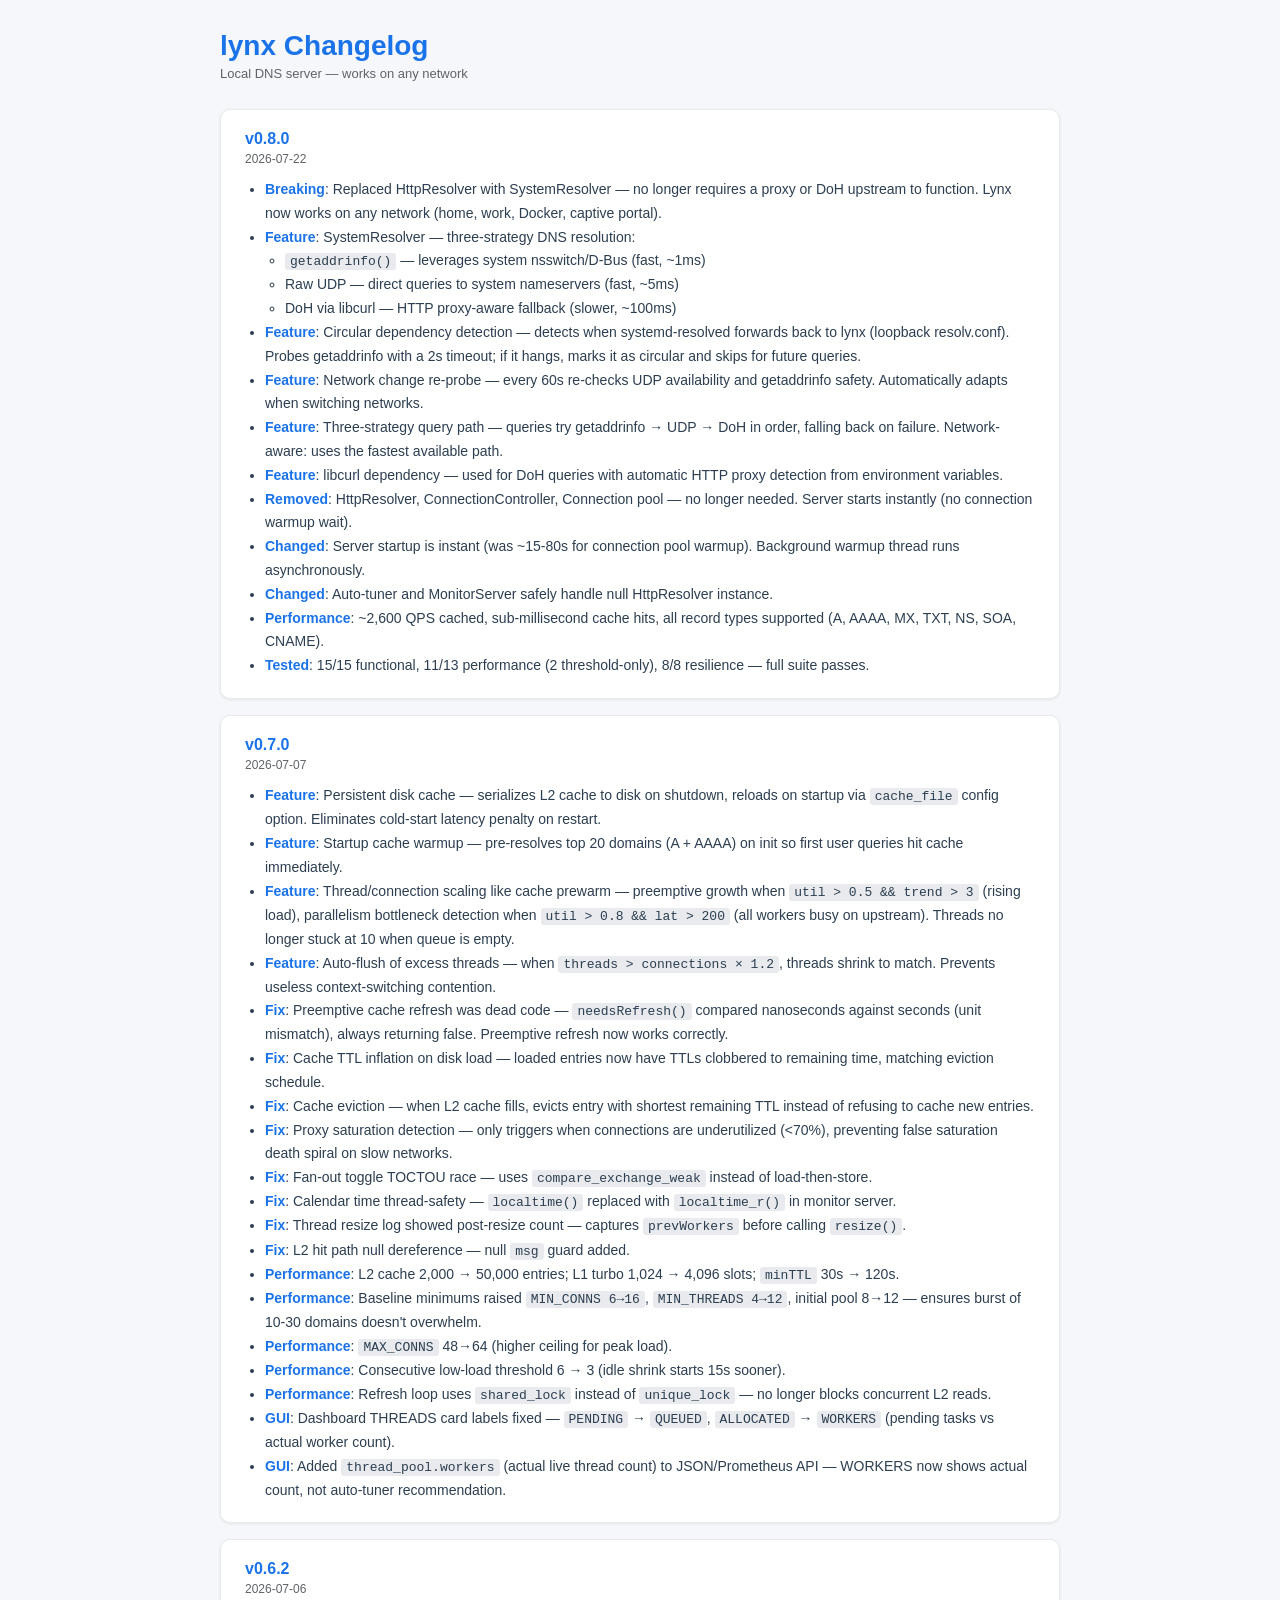
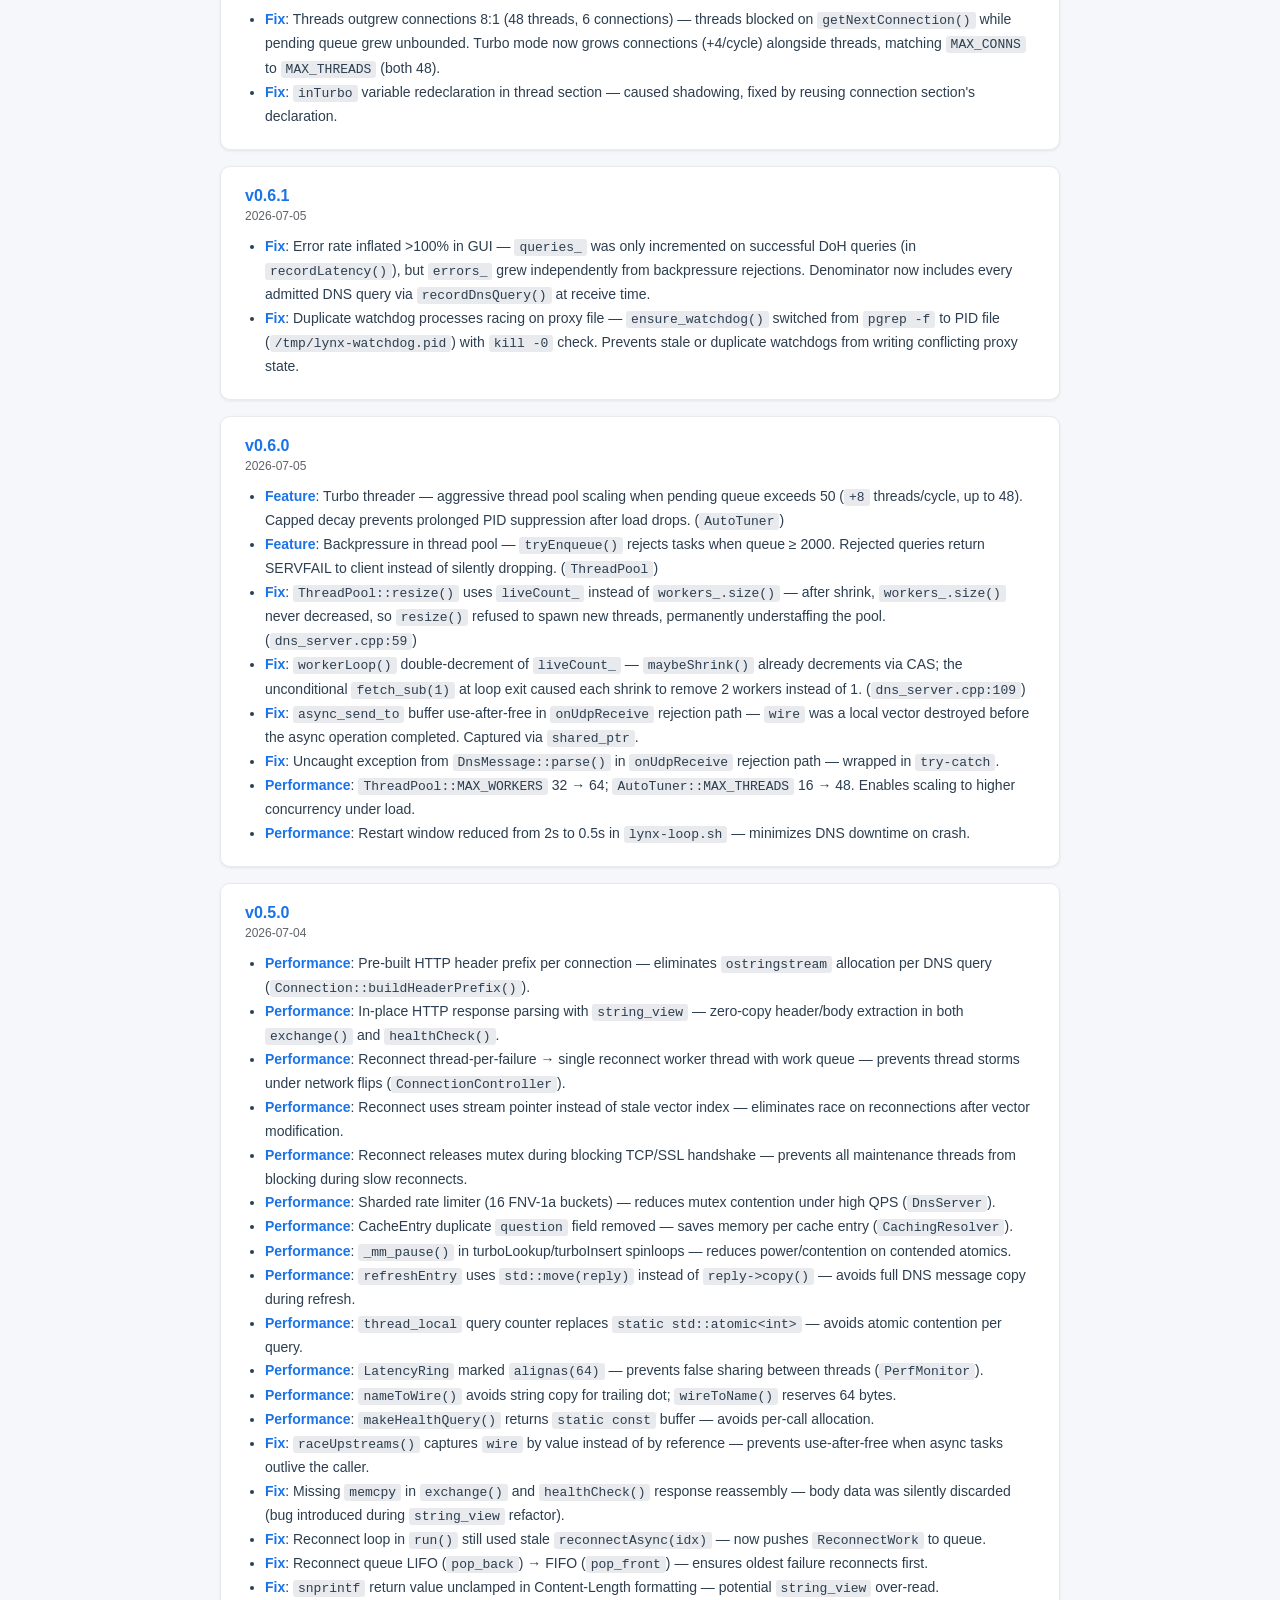
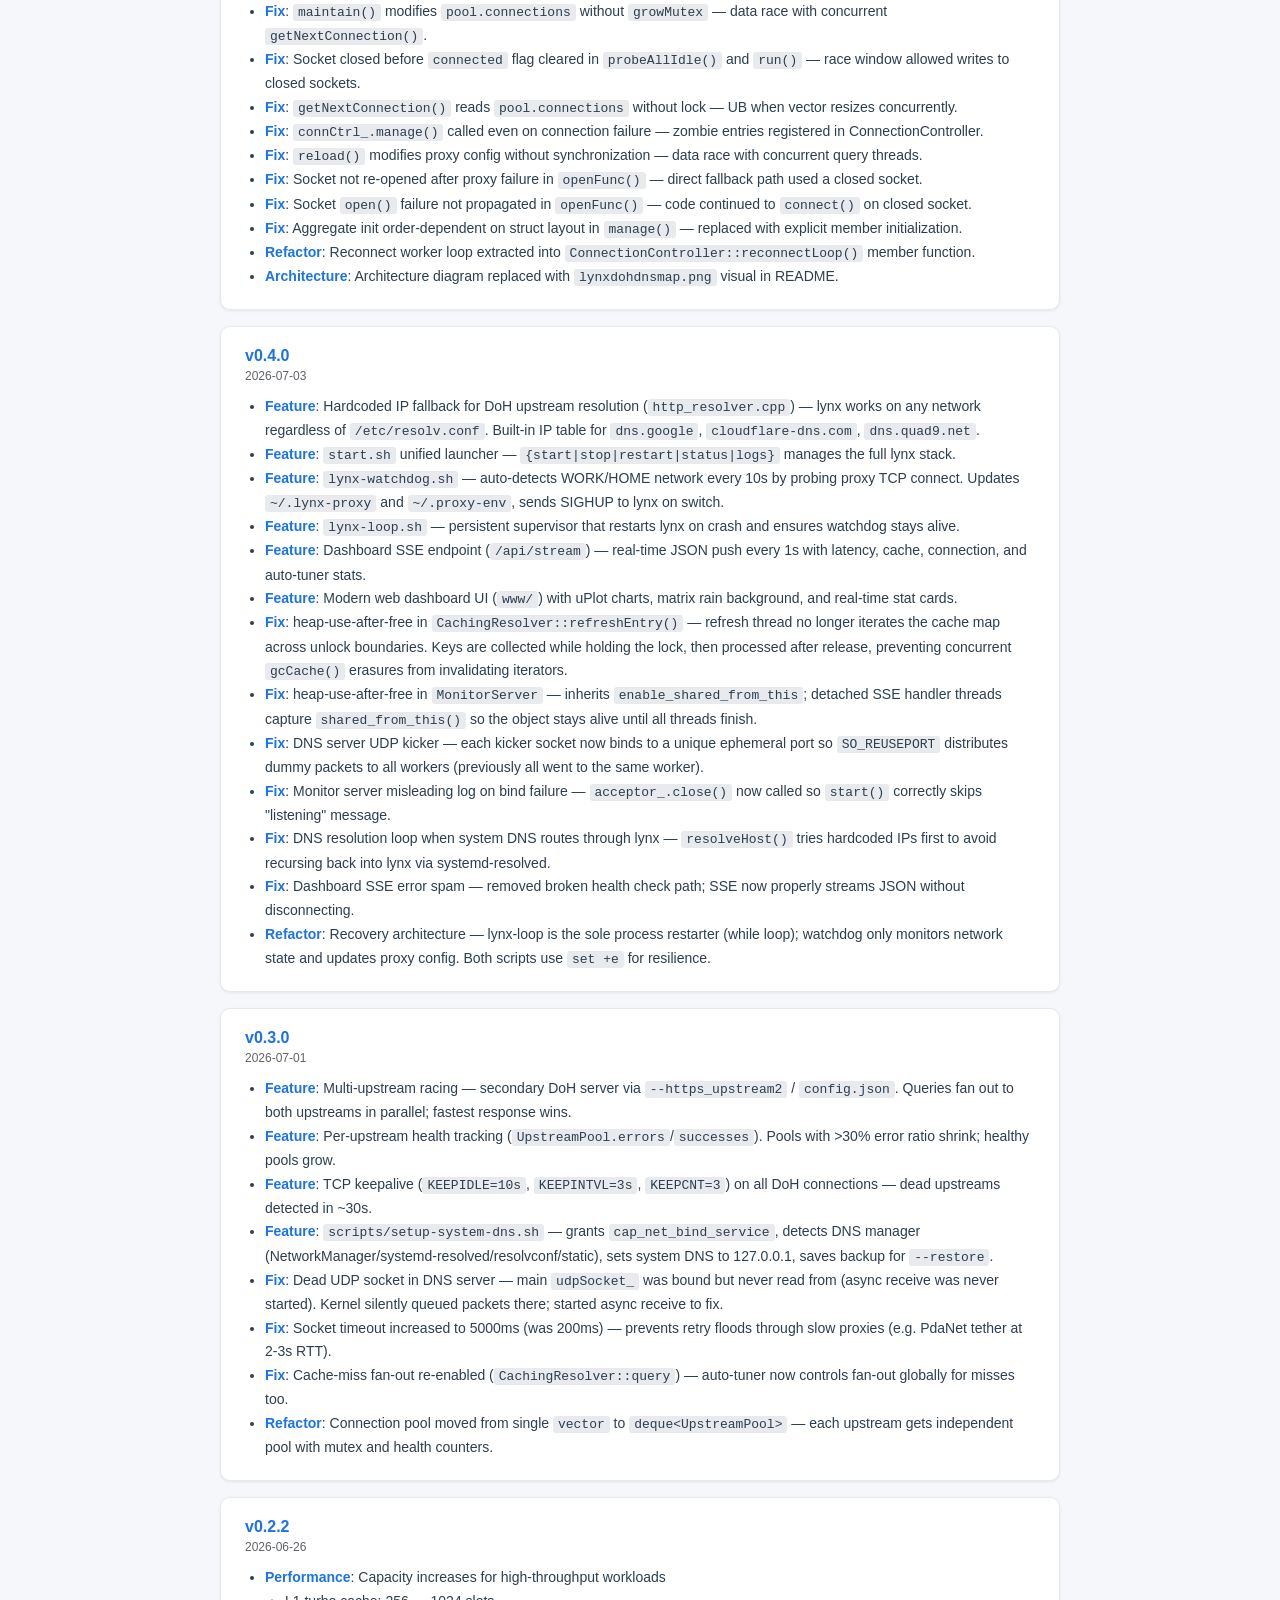
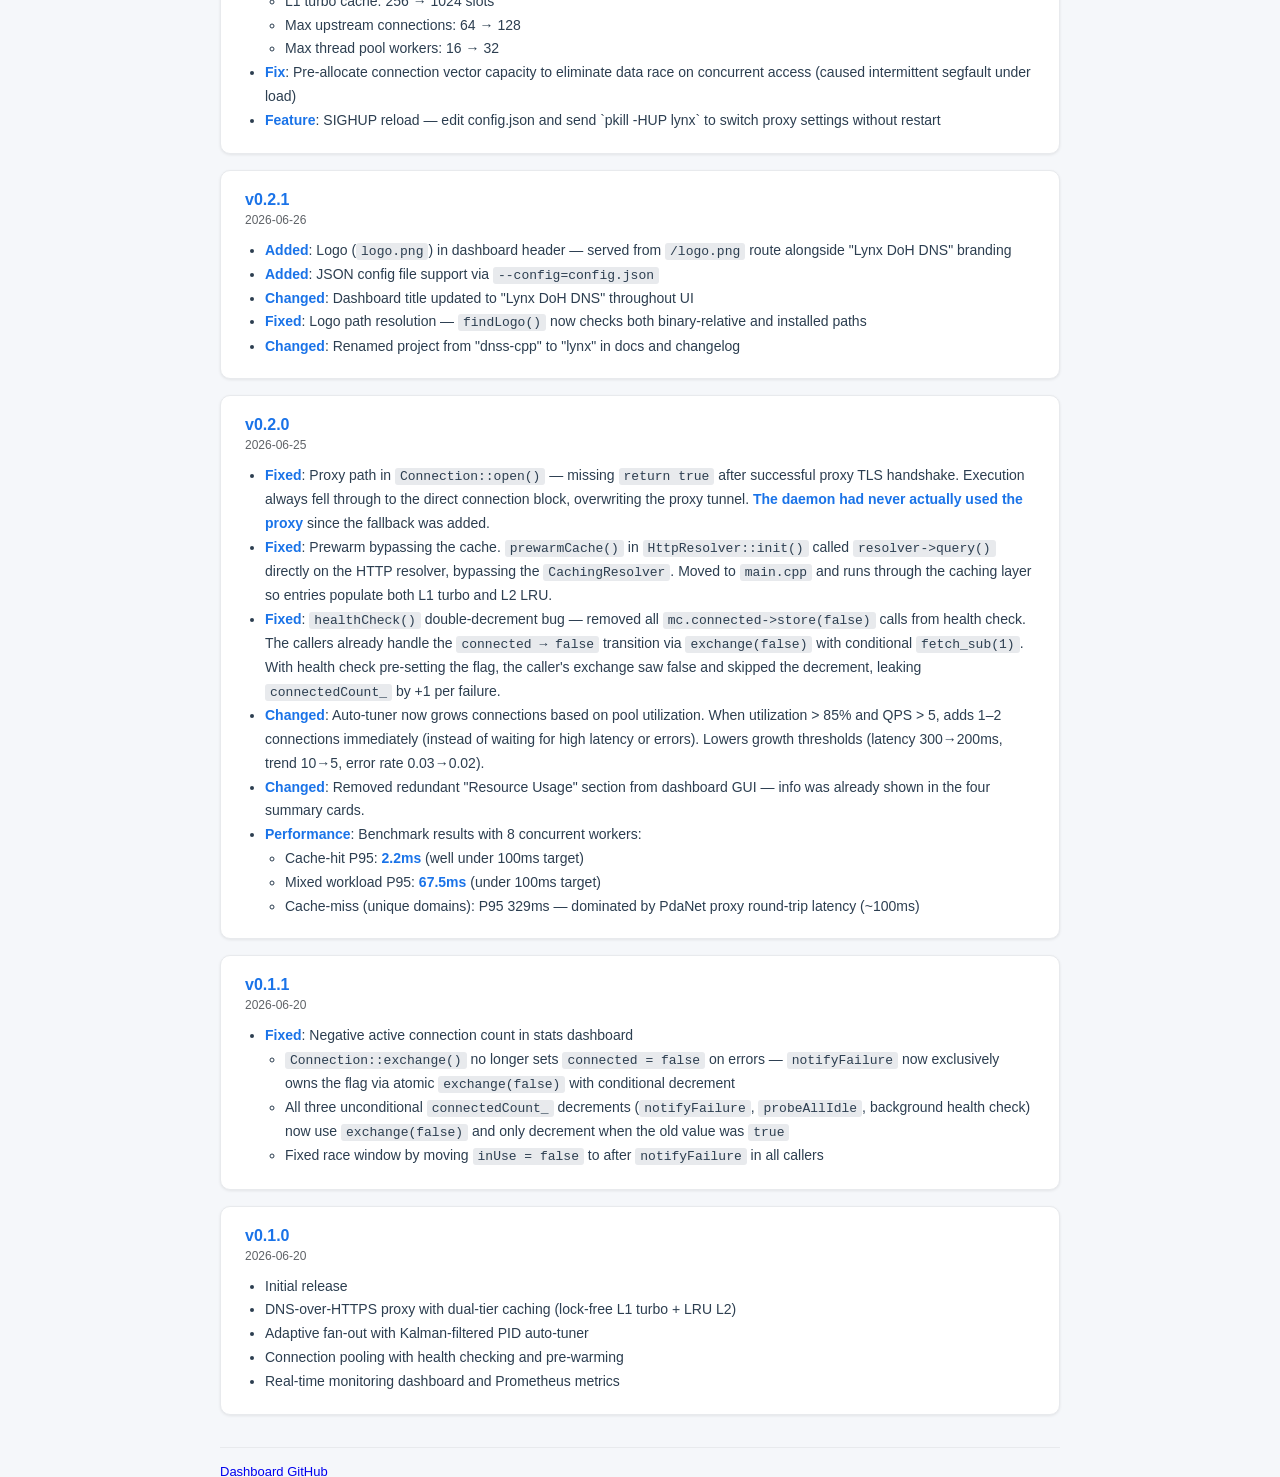
<file: CHANGELOG.html>
<!DOCTYPE html>
<html>
<head>
<meta charset='utf-8'>
<title>lynx Changelog</title>
<style>
*{margin:0;padding:0;box-sizing:border-box;}
body{font-family:-apple-system,BlinkMacSystemFont,'Segoe UI',Roboto,sans-serif;background:#f5f7fa;color:#2c3e50;padding:30px;max-width:900px;margin:0 auto;}
h1{font-size:28px;font-weight:600;color:#1a73e8;margin-bottom:4px;}
.subtitle{color:#5f6368;font-size:13px;margin-bottom:28px;}
.version{background:#fff;border-radius:10px;padding:20px 24px;box-shadow:0 1px 3px rgba(0,0,0,0.08);margin-bottom:16px;border:1px solid #e8eaed;}
.version h2{font-size:16px;font-weight:600;color:#1a73e8;margin-bottom:4px;}
.version .date{font-size:12px;color:#5f6368;margin-bottom:12px;}
.version ul{margin:0;padding-left:20px;}
.version li{font-size:14px;color:#2c3e50;line-height:1.7;}
.version li b{color:#1a73e8;}
.version li code{background:#e8eaed;padding:1px 5px;border-radius:3px;font-size:13px;}
.footer{margin-top:32px;padding-top:16px;border-top:1px solid #e8eaed;font-size:13px;color:#5f6368;}
</style>
</head>
<body>
<h1>lynx Changelog</h1>
<p class='subtitle'>Local DNS server — works on any network</p>

<div class='version'>
<h2>v0.8.0</h2>
<p class='date'>2026-07-22</p>
<ul>
<li><b>Breaking</b>: Replaced HttpResolver with SystemResolver — no longer requires a proxy or DoH upstream to function. Lynx now works on any network (home, work, Docker, captive portal).</li>
<li><b>Feature</b>: SystemResolver — three-strategy DNS resolution:
<ul>
<li><code>getaddrinfo()</code> — leverages system nsswitch/D-Bus (fast, ~1ms)</li>
<li>Raw UDP — direct queries to system nameservers (fast, ~5ms)</li>
<li>DoH via libcurl — HTTP proxy-aware fallback (slower, ~100ms)</li>
</ul></li>
<li><b>Feature</b>: Circular dependency detection — detects when systemd-resolved forwards back to lynx (loopback resolv.conf). Probes getaddrinfo with a 2s timeout; if it hangs, marks it as circular and skips for future queries.</li>
<li><b>Feature</b>: Network change re-probe — every 60s re-checks UDP availability and getaddrinfo safety. Automatically adapts when switching networks.</li>
<li><b>Feature</b>: Three-strategy query path — queries try getaddrinfo &rarr; UDP &rarr; DoH in order, falling back on failure. Network-aware: uses the fastest available path.</li>
<li><b>Feature</b>: libcurl dependency — used for DoH queries with automatic HTTP proxy detection from environment variables.</li>
<li><b>Removed</b>: HttpResolver, ConnectionController, Connection pool — no longer needed. Server starts instantly (no connection warmup wait).</li>
<li><b>Changed</b>: Server startup is instant (was ~15-80s for connection pool warmup). Background warmup thread runs asynchronously.</li>
<li><b>Changed</b>: Auto-tuner and MonitorServer safely handle null HttpResolver instance.</li>
<li><b>Performance</b>: ~2,600 QPS cached, sub-millisecond cache hits, all record types supported (A, AAAA, MX, TXT, NS, SOA, CNAME).</li>
<li><b>Tested</b>: 15/15 functional, 11/13 performance (2 threshold-only), 8/8 resilience — full suite passes.</li>
</ul>
</div>

<div class='version'>
<h2>v0.7.0</h2>
<p class='date'>2026-07-07</p>
<ul>
<li><b>Feature</b>: Persistent disk cache — serializes L2 cache to disk on shutdown, reloads on startup via <code>cache_file</code> config option. Eliminates cold-start latency penalty on restart.</li>
<li><b>Feature</b>: Startup cache warmup — pre-resolves top 20 domains (A + AAAA) on init so first user queries hit cache immediately.</li>
<li><b>Feature</b>: Thread/connection scaling like cache prewarm — preemptive growth when <code>util &gt; 0.5 &amp;&amp; trend &gt; 3</code> (rising load), parallelism bottleneck detection when <code>util &gt; 0.8 &amp;&amp; lat &gt; 200</code> (all workers busy on upstream). Threads no longer stuck at 10 when queue is empty.</li>
<li><b>Feature</b>: Auto-flush of excess threads — when <code>threads &gt; connections &times; 1.2</code>, threads shrink to match. Prevents useless context-switching contention.</li>
<li><b>Fix</b>: Preemptive cache refresh was dead code — <code>needsRefresh()</code> compared nanoseconds against seconds (unit mismatch), always returning false. Preemptive refresh now works correctly.</li>
<li><b>Fix</b>: Cache TTL inflation on disk load — loaded entries now have TTLs clobbered to remaining time, matching eviction schedule.</li>
<li><b>Fix</b>: Cache eviction — when L2 cache fills, evicts entry with shortest remaining TTL instead of refusing to cache new entries.</li>
<li><b>Fix</b>: Proxy saturation detection — only triggers when connections are underutilized (&lt;70%), preventing false saturation death spiral on slow networks.</li>
<li><b>Fix</b>: Fan-out toggle TOCTOU race — uses <code>compare_exchange_weak</code> instead of load-then-store.</li>
<li><b>Fix</b>: Calendar time thread-safety — <code>localtime()</code> replaced with <code>localtime_r()</code> in monitor server.</li>
<li><b>Fix</b>: Thread resize log showed post-resize count — captures <code>prevWorkers</code> before calling <code>resize()</code>.</li>
<li><b>Fix</b>: L2 hit path null dereference — null <code>msg</code> guard added.</li>
<li><b>Performance</b>: L2 cache 2,000 &rarr; 50,000 entries; L1 turbo 1,024 &rarr; 4,096 slots; <code>minTTL</code> 30s &rarr; 120s.</li>
<li><b>Performance</b>: Baseline minimums raised <code>MIN_CONNS 6&rarr;16</code>, <code>MIN_THREADS 4&rarr;12</code>, initial pool 8&rarr;12 — ensures burst of 10-30 domains doesn't overwhelm.</li>
<li><b>Performance</b>: <code>MAX_CONNS</code> 48&rarr;64 (higher ceiling for peak load).</li>
<li><b>Performance</b>: Consecutive low-load threshold 6 &rarr; 3 (idle shrink starts 15s sooner).</li>
<li><b>Performance</b>: Refresh loop uses <code>shared_lock</code> instead of <code>unique_lock</code> — no longer blocks concurrent L2 reads.</li>
<li><b>GUI</b>: Dashboard THREADS card labels fixed — <code>PENDING</code> &rarr; <code>QUEUED</code>, <code>ALLOCATED</code> &rarr; <code>WORKERS</code> (pending tasks vs actual worker count).</li>
<li><b>GUI</b>: Added <code>thread_pool.workers</code> (actual live thread count) to JSON/Prometheus API — WORKERS now shows actual count, not auto-tuner recommendation.</li>
</ul>
</div>

<div class='version'>
<h2>v0.6.2</h2>
<p class='date'>2026-07-06</p>
<ul>
<li><b>Fix</b>: Threads outgrew connections 8:1 (48 threads, 6 connections) — threads blocked on <code>getNextConnection()</code> while pending queue grew unbounded. Turbo mode now grows connections (+4/cycle) alongside threads, matching <code>MAX_CONNS</code> to <code>MAX_THREADS</code> (both 48).</li>
<li><b>Fix</b>: <code>inTurbo</code> variable redeclaration in thread section — caused shadowing, fixed by reusing connection section's declaration.</li>
</ul>
</div>

<div class='version'>
<h2>v0.6.1</h2>
<p class='date'>2026-07-05</p>
<ul>
<li><b>Fix</b>: Error rate inflated &gt;100% in GUI — <code>queries_</code> was only incremented on successful DoH queries (in <code>recordLatency()</code>), but <code>errors_</code> grew independently from backpressure rejections. Denominator now includes every admitted DNS query via <code>recordDnsQuery()</code> at receive time.</li>
<li><b>Fix</b>: Duplicate watchdog processes racing on proxy file — <code>ensure_watchdog()</code> switched from <code>pgrep -f</code> to PID file (<code>/tmp/lynx-watchdog.pid</code>) with <code>kill -0</code> check. Prevents stale or duplicate watchdogs from writing conflicting proxy state.</li>
</ul>
</div>

<div class='version'>
<h2>v0.6.0</h2>
<p class='date'>2026-07-05</p>
<ul>
<li><b>Feature</b>: Turbo threader — aggressive thread pool scaling when pending queue exceeds 50 (<code>+8</code> threads/cycle, up to 48). Capped decay prevents prolonged PID suppression after load drops. (<code>AutoTuner</code>)</li>
<li><b>Feature</b>: Backpressure in thread pool — <code>tryEnqueue()</code> rejects tasks when queue &ge; 2000. Rejected queries return SERVFAIL to client instead of silently dropping. (<code>ThreadPool</code>)</li>
<li><b>Fix</b>: <code>ThreadPool::resize()</code> uses <code>liveCount_</code> instead of <code>workers_.size()</code> — after shrink, <code>workers_.size()</code> never decreased, so <code>resize()</code> refused to spawn new threads, permanently understaffing the pool. (<code>dns_server.cpp:59</code>)</li>
<li><b>Fix</b>: <code>workerLoop()</code> double-decrement of <code>liveCount_</code> — <code>maybeShrink()</code> already decrements via CAS; the unconditional <code>fetch_sub(1)</code> at loop exit caused each shrink to remove 2 workers instead of 1. (<code>dns_server.cpp:109</code>)</li>
<li><b>Fix</b>: <code>async_send_to</code> buffer use-after-free in <code>onUdpReceive</code> rejection path — <code>wire</code> was a local vector destroyed before the async operation completed. Captured via <code>shared_ptr</code>.</li>
<li><b>Fix</b>: Uncaught exception from <code>DnsMessage::parse()</code> in <code>onUdpReceive</code> rejection path — wrapped in <code>try-catch</code>.</li>
<li><b>Performance</b>: <code>ThreadPool::MAX_WORKERS</code> 32 → 64; <code>AutoTuner::MAX_THREADS</code> 16 → 48. Enables scaling to higher concurrency under load.</li>
<li><b>Performance</b>: Restart window reduced from 2s to 0.5s in <code>lynx-loop.sh</code> — minimizes DNS downtime on crash.</li>
</ul>
</div>

<div class='version'>
<h2>v0.5.0</h2>
<p class='date'>2026-07-04</p>
<ul>
<li><b>Performance</b>: Pre-built HTTP header prefix per connection — eliminates <code>ostringstream</code> allocation per DNS query (<code>Connection::buildHeaderPrefix()</code>).</li>
<li><b>Performance</b>: In-place HTTP response parsing with <code>string_view</code> — zero-copy header/body extraction in both <code>exchange()</code> and <code>healthCheck()</code>.</li>
<li><b>Performance</b>: Reconnect thread-per-failure → single reconnect worker thread with work queue — prevents thread storms under network flips (<code>ConnectionController</code>).</li>
<li><b>Performance</b>: Reconnect uses stream pointer instead of stale vector index — eliminates race on reconnections after vector modification.</li>
<li><b>Performance</b>: Reconnect releases mutex during blocking TCP/SSL handshake — prevents all maintenance threads from blocking during slow reconnects.</li>
<li><b>Performance</b>: Sharded rate limiter (16 FNV-1a buckets) — reduces mutex contention under high QPS (<code>DnsServer</code>).</li>
<li><b>Performance</b>: CacheEntry duplicate <code>question</code> field removed — saves memory per cache entry (<code>CachingResolver</code>).</li>
<li><b>Performance</b>: <code>_mm_pause()</code> in turboLookup/turboInsert spinloops — reduces power/contention on contended atomics.</li>
<li><b>Performance</b>: <code>refreshEntry</code> uses <code>std::move(reply)</code> instead of <code>reply->copy()</code> — avoids full DNS message copy during refresh.</li>
<li><b>Performance</b>: <code>thread_local</code> query counter replaces <code>static std::atomic&lt;int&gt;</code> — avoids atomic contention per query.</li>
<li><b>Performance</b>: <code>LatencyRing</code> marked <code>alignas(64)</code> — prevents false sharing between threads (<code>PerfMonitor</code>).</li>
<li><b>Performance</b>: <code>nameToWire()</code> avoids string copy for trailing dot; <code>wireToName()</code> reserves 64 bytes.</li>
<li><b>Performance</b>: <code>makeHealthQuery()</code> returns <code>static const</code> buffer — avoids per-call allocation.</li>
<li><b>Fix</b>: <code>raceUpstreams()</code> captures <code>wire</code> by value instead of by reference — prevents use-after-free when async tasks outlive the caller.</li>
<li><b>Fix</b>: Missing <code>memcpy</code> in <code>exchange()</code> and <code>healthCheck()</code> response reassembly — body data was silently discarded (bug introduced during <code>string_view</code> refactor).</li>
<li><b>Fix</b>: Reconnect loop in <code>run()</code> still used stale <code>reconnectAsync(idx)</code> — now pushes <code>ReconnectWork</code> to queue.</li>
<li><b>Fix</b>: Reconnect queue LIFO (<code>pop_back</code>) → FIFO (<code>pop_front</code>) — ensures oldest failure reconnects first.</li>
<li><b>Fix</b>: <code>snprintf</code> return value unclamped in Content-Length formatting — potential <code>string_view</code> over-read.</li>
<li><b>Fix</b>: <code>maintain()</code> modifies <code>pool.connections</code> without <code>growMutex</code> — data race with concurrent <code>getNextConnection()</code>.</li>
<li><b>Fix</b>: Socket closed before <code>connected</code> flag cleared in <code>probeAllIdle()</code> and <code>run()</code> — race window allowed writes to closed sockets.</li>
<li><b>Fix</b>: <code>getNextConnection()</code> reads <code>pool.connections</code> without lock — UB when vector resizes concurrently.</li>
<li><b>Fix</b>: <code>connCtrl_.manage()</code> called even on connection failure — zombie entries registered in ConnectionController.</li>
<li><b>Fix</b>: <code>reload()</code> modifies proxy config without synchronization — data race with concurrent query threads.</li>
<li><b>Fix</b>: Socket not re-opened after proxy failure in <code>openFunc()</code> — direct fallback path used a closed socket.</li>
<li><b>Fix</b>: Socket <code>open()</code> failure not propagated in <code>openFunc()</code> — code continued to <code>connect()</code> on closed socket.</li>
<li><b>Fix</b>: Aggregate init order-dependent on struct layout in <code>manage()</code> — replaced with explicit member initialization.</li>
<li><b>Refactor</b>: Reconnect worker loop extracted into <code>ConnectionController::reconnectLoop()</code> member function.</li>
<li><b>Architecture</b>: Architecture diagram replaced with <code>lynxdohdnsmap.png</code> visual in README.</li>
</ul>
</div>

<div class='version'>
<h2>v0.4.0</h2>
<p class='date'>2026-07-03</p>
<ul>
<li><b>Feature</b>: Hardcoded IP fallback for DoH upstream resolution (<code>http_resolver.cpp</code>) — lynx works on any network regardless of <code>/etc/resolv.conf</code>. Built-in IP table for <code>dns.google</code>, <code>cloudflare-dns.com</code>, <code>dns.quad9.net</code>.</li>
<li><b>Feature</b>: <code>start.sh</code> unified launcher — <code>{start|stop|restart|status|logs}</code> manages the full lynx stack.</li>
<li><b>Feature</b>: <code>lynx-watchdog.sh</code> — auto-detects WORK/HOME network every 10s by probing proxy TCP connect. Updates <code>~/.lynx-proxy</code> and <code>~/.proxy-env</code>, sends SIGHUP to lynx on switch.</li>
<li><b>Feature</b>: <code>lynx-loop.sh</code> — persistent supervisor that restarts lynx on crash and ensures watchdog stays alive.</li>
<li><b>Feature</b>: Dashboard SSE endpoint (<code>/api/stream</code>) — real-time JSON push every 1s with latency, cache, connection, and auto-tuner stats.</li>
<li><b>Feature</b>: Modern web dashboard UI (<code>www/</code>) with uPlot charts, matrix rain background, and real-time stat cards.</li>
<li><b>Fix</b>: heap-use-after-free in <code>CachingResolver::refreshEntry()</code> — refresh thread no longer iterates the cache map across unlock boundaries. Keys are collected while holding the lock, then processed after release, preventing concurrent <code>gcCache()</code> erasures from invalidating iterators.</li>
<li><b>Fix</b>: heap-use-after-free in <code>MonitorServer</code> — inherits <code>enable_shared_from_this</code>; detached SSE handler threads capture <code>shared_from_this()</code> so the object stays alive until all threads finish.</li>
<li><b>Fix</b>: DNS server UDP kicker — each kicker socket now binds to a unique ephemeral port so <code>SO_REUSEPORT</code> distributes dummy packets to all workers (previously all went to the same worker).</li>
<li><b>Fix</b>: Monitor server misleading log on bind failure — <code>acceptor_.close()</code> now called so <code>start()</code> correctly skips "listening" message.</li>
<li><b>Fix</b>: DNS resolution loop when system DNS routes through lynx — <code>resolveHost()</code> tries hardcoded IPs first to avoid recursing back into lynx via systemd-resolved.</li>
<li><b>Fix</b>: Dashboard SSE error spam — removed broken health check path; SSE now properly streams JSON without disconnecting.</li>
<li><b>Refactor</b>: Recovery architecture — lynx-loop is the sole process restarter (while loop); watchdog only monitors network state and updates proxy config. Both scripts use <code>set +e</code> for resilience.</li>
</ul>
</div>

<div class='version'>
<h2>v0.3.0</h2>
<p class='date'>2026-07-01</p>
<ul>
<li><b>Feature</b>: Multi-upstream racing — secondary DoH server via <code>--https_upstream2</code> / <code>config.json</code>. Queries fan out to both upstreams in parallel; fastest response wins.</li>
<li><b>Feature</b>: Per-upstream health tracking (<code>UpstreamPool.errors</code>/<code>successes</code>). Pools with &gt;30% error ratio shrink; healthy pools grow.</li>
<li><b>Feature</b>: TCP keepalive (<code>KEEPIDLE=10s</code>, <code>KEEPINTVL=3s</code>, <code>KEEPCNT=3</code>) on all DoH connections — dead upstreams detected in ~30s.</li>
<li><b>Feature</b>: <code>scripts/setup-system-dns.sh</code> — grants <code>cap_net_bind_service</code>, detects DNS manager (NetworkManager/systemd-resolved/resolvconf/static), sets system DNS to 127.0.0.1, saves backup for <code>--restore</code>.</li>
<li><b>Fix</b>: Dead UDP socket in DNS server — main <code>udpSocket_</code> was bound but never read from (async receive was never started). Kernel silently queued packets there; started async receive to fix.</li>
<li><b>Fix</b>: Socket timeout increased to 5000ms (was 200ms) — prevents retry floods through slow proxies (e.g. PdaNet tether at 2-3s RTT).</li>
<li><b>Fix</b>: Cache-miss fan-out re-enabled (<code>CachingResolver::query</code>) — auto-tuner now controls fan-out globally for misses too.</li>
<li><b>Refactor</b>: Connection pool moved from single <code>vector</code> to <code>deque&lt;UpstreamPool&gt;</code> — each upstream gets independent pool with mutex and health counters.</li>
</ul>
</div>

<div class='version'>
<h2>v0.2.2</h2>
<p class='date'>2026-06-26</p>
<ul>
<li><b>Performance</b>: Capacity increases for high-throughput workloads<ul>
<li>L1 turbo cache: 256 → 1024 slots</li>
<li>Max upstream connections: 64 → 128</li>
<li>Max thread pool workers: 16 → 32</li>
</ul></li>
<li><b>Fix</b>: Pre-allocate connection vector capacity to eliminate data race on concurrent access (caused intermittent segfault under load)</li>
<li><b>Feature</b>: SIGHUP reload — edit config.json and send `pkill -HUP lynx` to switch proxy settings without restart</li>
</ul>
</div>

<div class='version'>
<h2>v0.2.1</h2>
<p class='date'>2026-06-26</p>
<ul>
<li><b>Added</b>: Logo (<code>logo.png</code>) in dashboard header — served from <code>/logo.png</code> route alongside "Lynx DoH DNS" branding</li>
<li><b>Added</b>: JSON config file support via <code>--config=config.json</code></li>
<li><b>Changed</b>: Dashboard title updated to "Lynx DoH DNS" throughout UI</li>
<li><b>Fixed</b>: Logo path resolution — <code>findLogo()</code> now checks both binary-relative and installed paths</li>
<li><b>Changed</b>: Renamed project from "dnss-cpp" to "lynx" in docs and changelog</li>
</ul>
</div>

<div class='version'>
<h2>v0.2.0</h2>
<p class='date'>2026-06-25</p>
<ul>
<li><b>Fixed</b>: Proxy path in <code>Connection::open()</code> — missing <code>return true</code> after successful proxy TLS handshake. Execution always fell through to the direct connection block, overwriting the proxy tunnel. <b>The daemon had never actually used the proxy</b> since the fallback was added.</li>
<li><b>Fixed</b>: Prewarm bypassing the cache. <code>prewarmCache()</code> in <code>HttpResolver::init()</code> called <code>resolver->query()</code> directly on the HTTP resolver, bypassing the <code>CachingResolver</code>. Moved to <code>main.cpp</code> and runs through the caching layer so entries populate both L1 turbo and L2 LRU.</li>
<li><b>Fixed</b>: <code>healthCheck()</code> double-decrement bug — removed all <code>mc.connected->store(false)</code> calls from health check. The callers already handle the <code>connected → false</code> transition via <code>exchange(false)</code> with conditional <code>fetch_sub(1)</code>. With health check pre-setting the flag, the caller's exchange saw false and skipped the decrement, leaking <code>connectedCount_</code> by +1 per failure.</li>
<li><b>Changed</b>: Auto-tuner now grows connections based on pool utilization. When utilization > 85% and QPS > 5, adds 1–2 connections immediately (instead of waiting for high latency or errors). Lowers growth thresholds (latency 300→200ms, trend 10→5, error rate 0.03→0.02).</li>
<li><b>Changed</b>: Removed redundant "Resource Usage" section from dashboard GUI — info was already shown in the four summary cards.</li>
<li><b>Performance</b>: Benchmark results with 8 concurrent workers:<ul>
<li>Cache-hit P95: <b>2.2ms</b> (well under 100ms target)</li>
<li>Mixed workload P95: <b>67.5ms</b> (under 100ms target)</li>
<li>Cache-miss (unique domains): P95 329ms — dominated by PdaNet proxy round-trip latency (~100ms)</li>
</ul></li>
</ul>
</div>

<div class='version'>
<h2>v0.1.1</h2>
<p class='date'>2026-06-20</p>
<ul>
<li><b>Fixed</b>: Negative active connection count in stats dashboard<ul>
<li><code>Connection::exchange()</code> no longer sets <code>connected = false</code> on errors — <code>notifyFailure</code> now exclusively owns the flag via atomic <code>exchange(false)</code> with conditional decrement</li>
<li>All three unconditional <code>connectedCount_</code> decrements (<code>notifyFailure</code>, <code>probeAllIdle</code>, background health check) now use <code>exchange(false)</code> and only decrement when the old value was <code>true</code></li>
<li>Fixed race window by moving <code>inUse = false</code> to after <code>notifyFailure</code> in all callers</li>
</ul></li>
</ul>
</div>

<div class='version'>
<h2>v0.1.0</h2>
<p class='date'>2026-06-20</p>
<ul>
<li>Initial release</li>
<li>DNS-over-HTTPS proxy with dual-tier caching (lock-free L1 turbo + LRU L2)</li>
<li>Adaptive fan-out with Kalman-filtered PID auto-tuner</li>
<li>Connection pooling with health checking and pre-warming</li>
<li>Real-time monitoring dashboard and Prometheus metrics</li>
</ul>
</div>

<div class='footer'>
<a href='/'>Dashboard</a>
<a href='https://github.com/infinitebinary01/dnss-cpp'>GitHub</a>
</div>
</body>
</html>
</file>
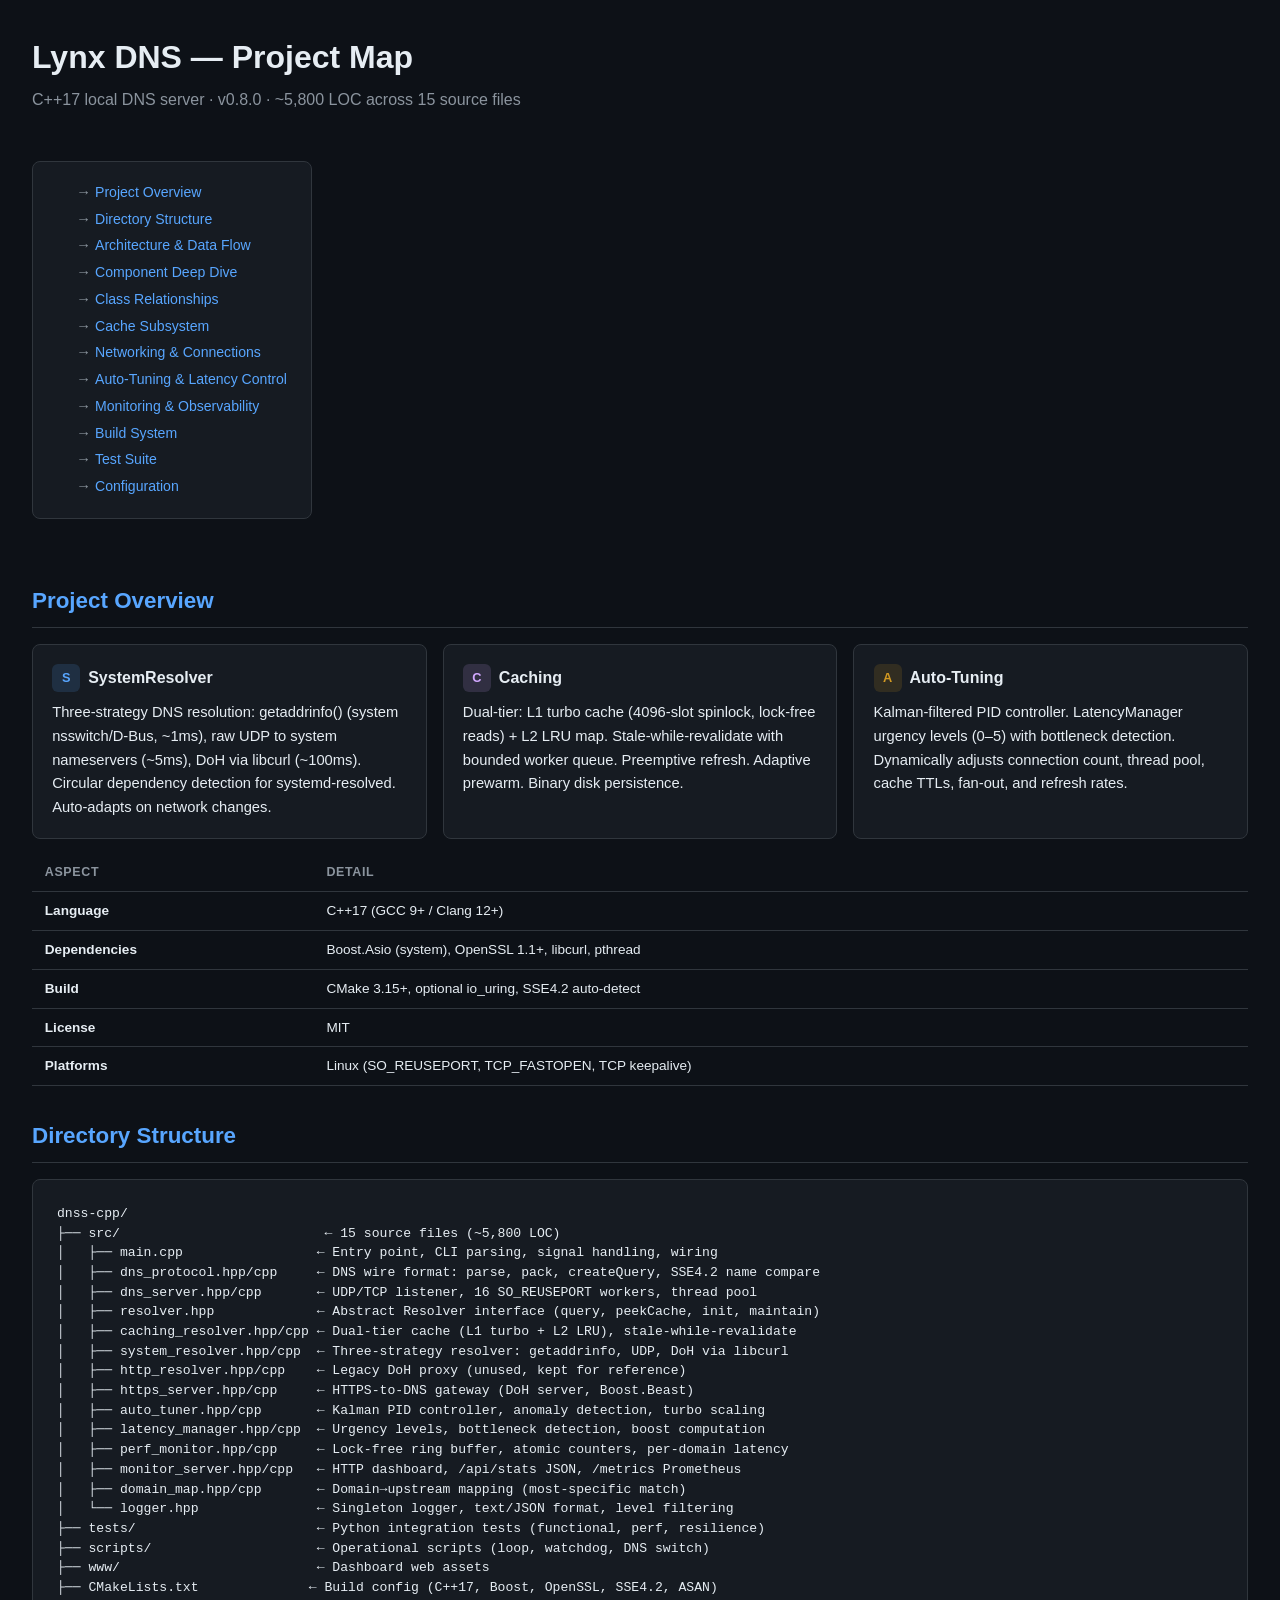
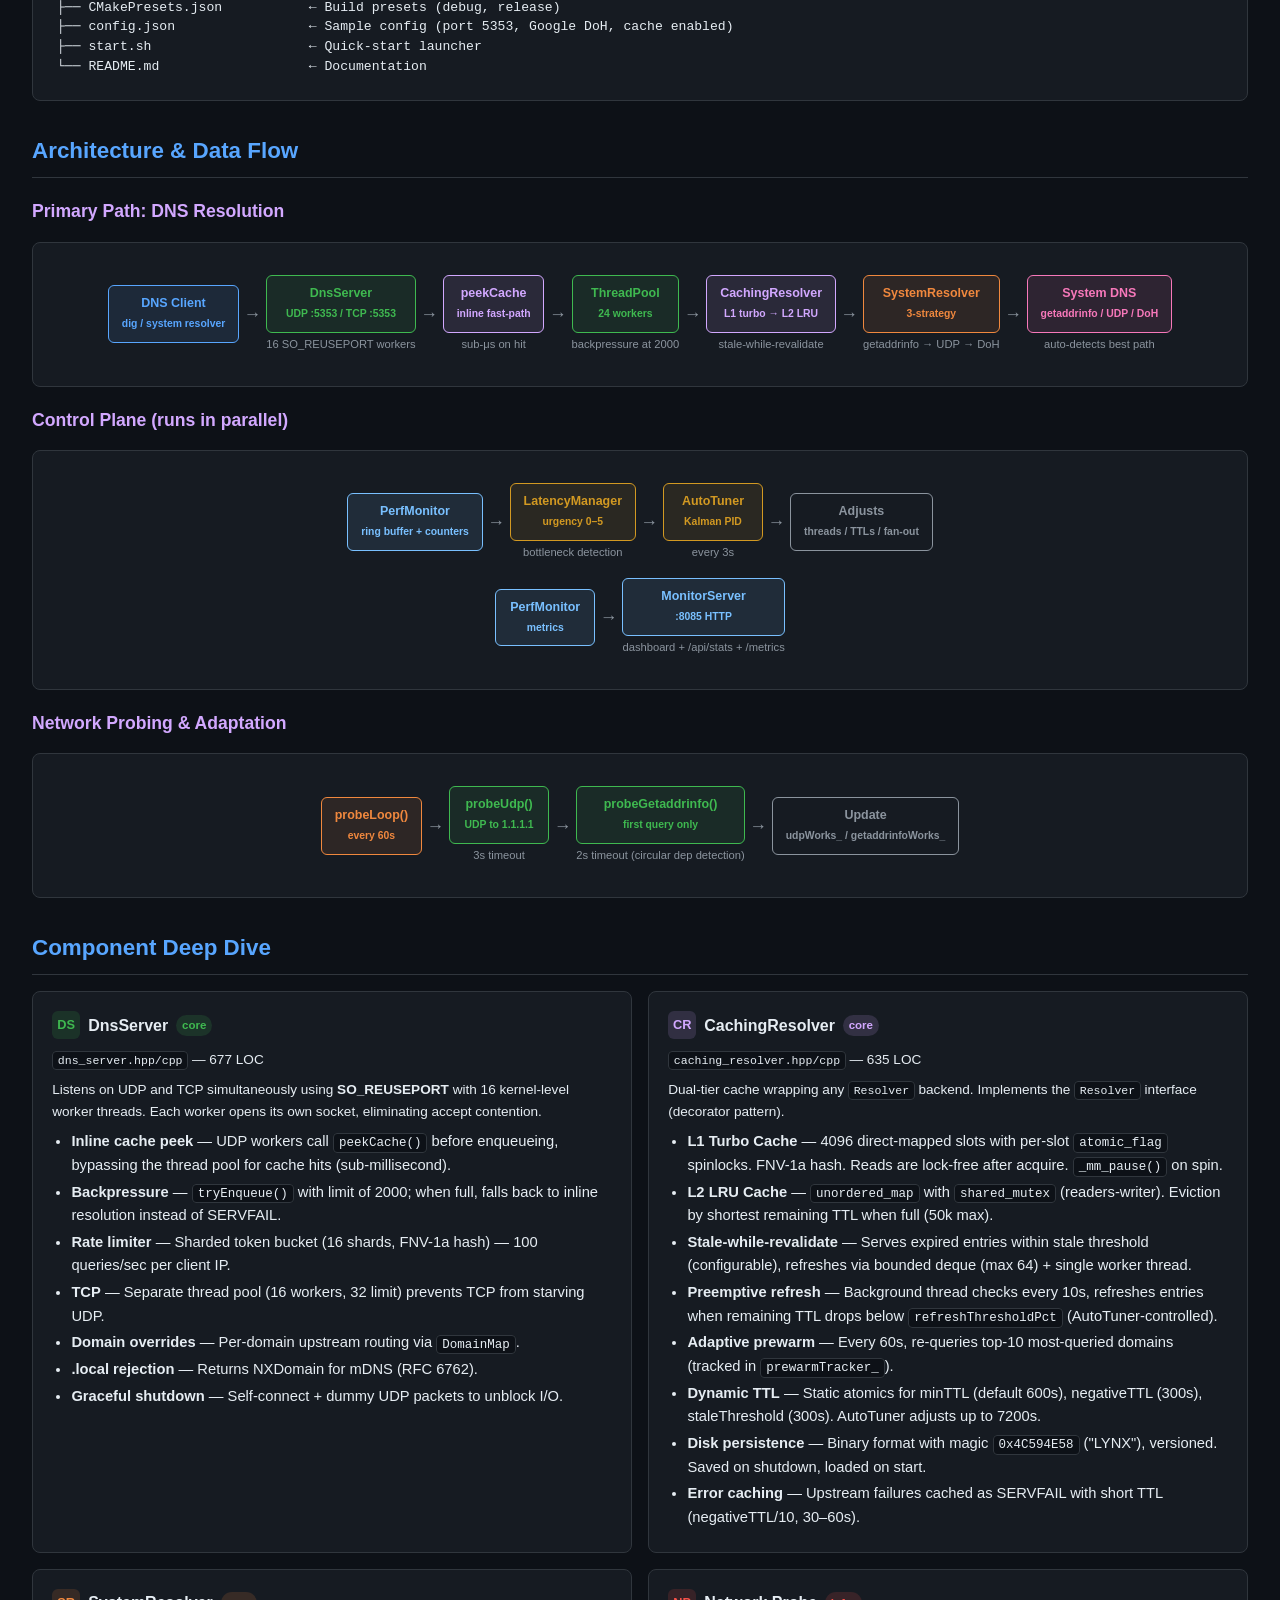
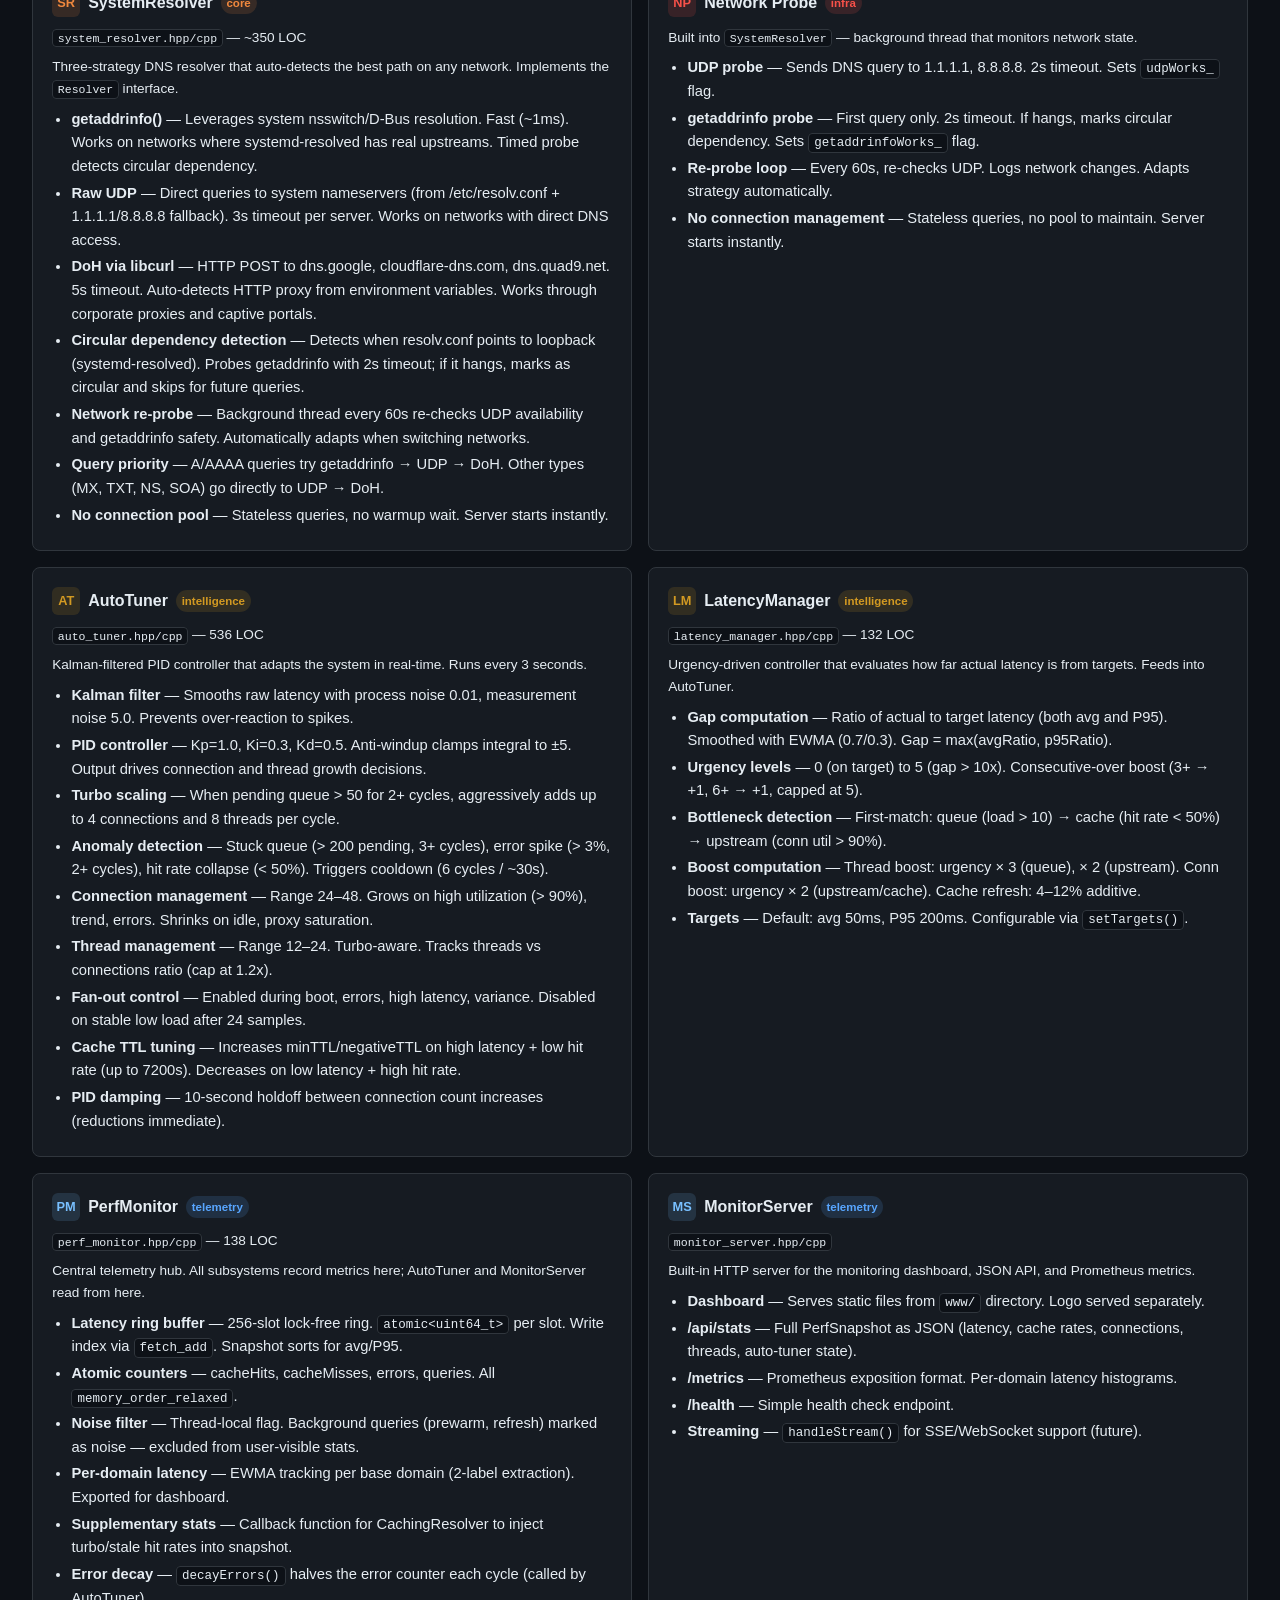
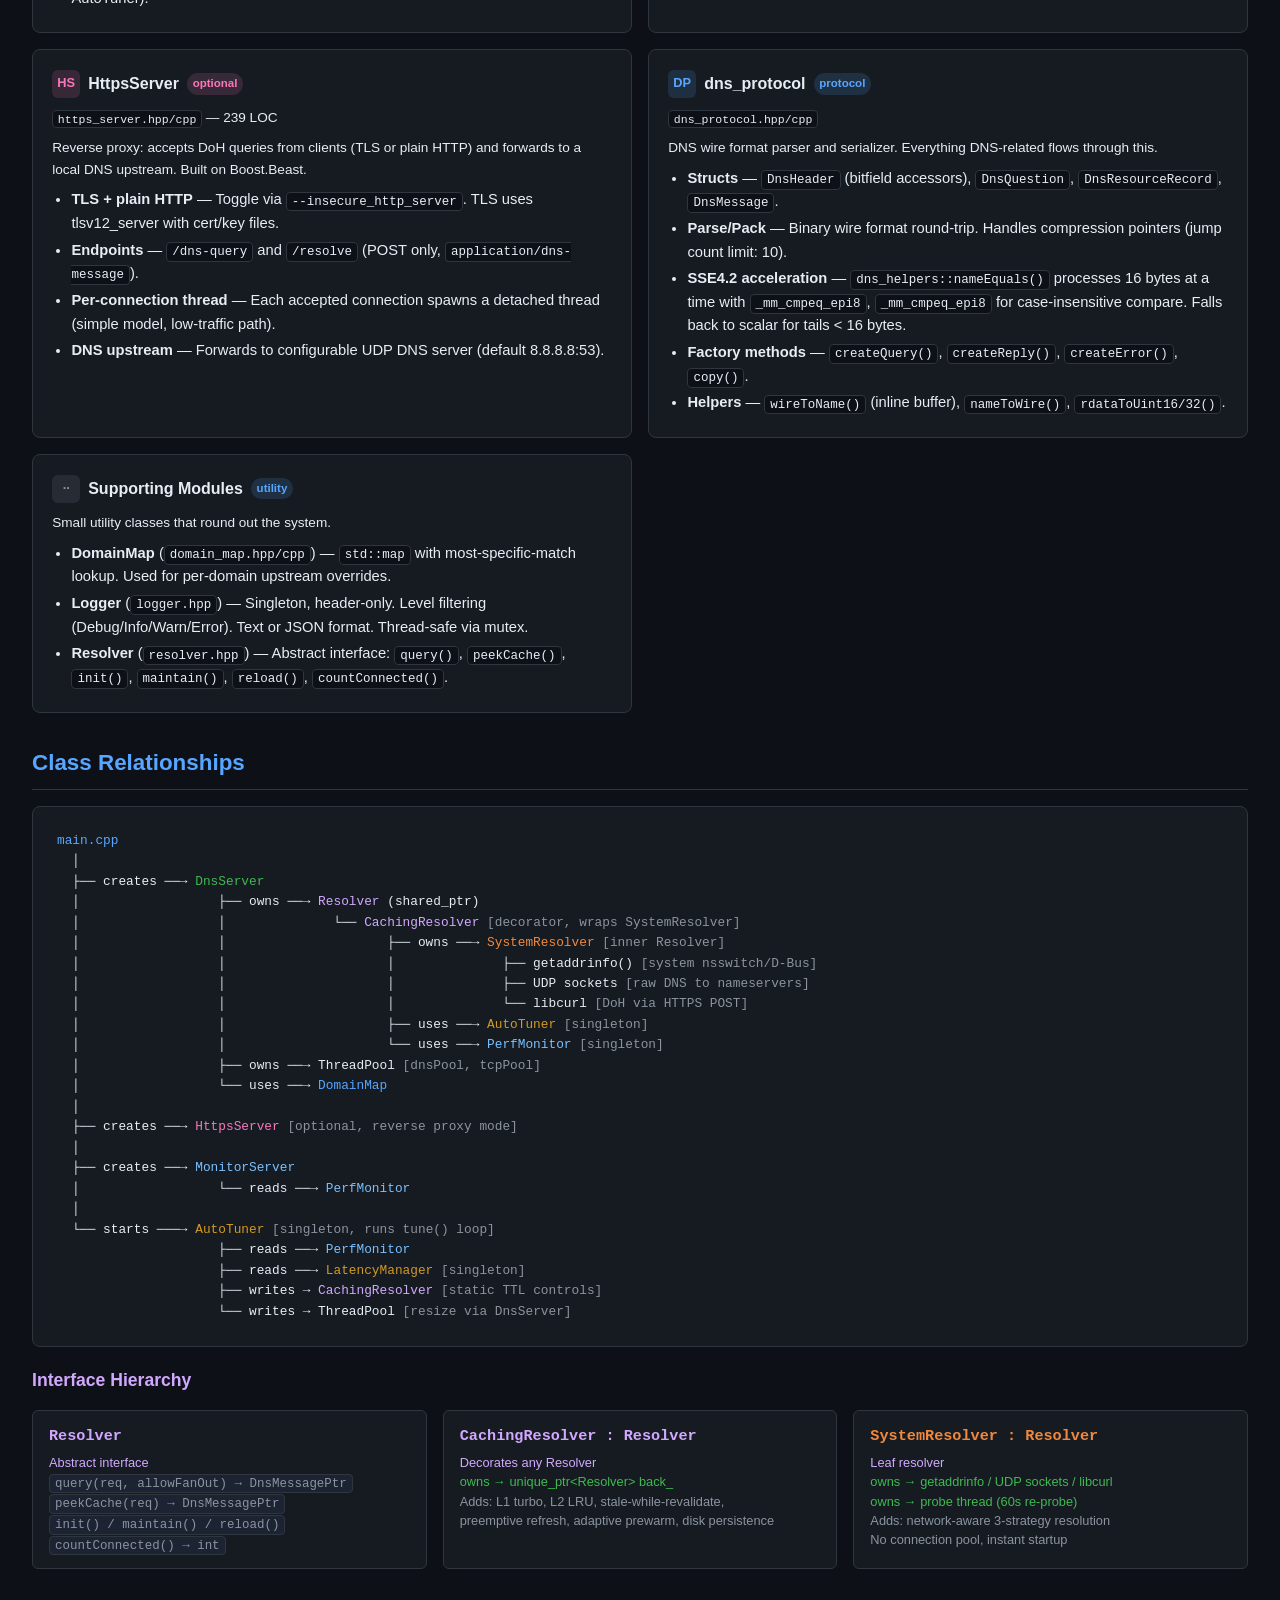
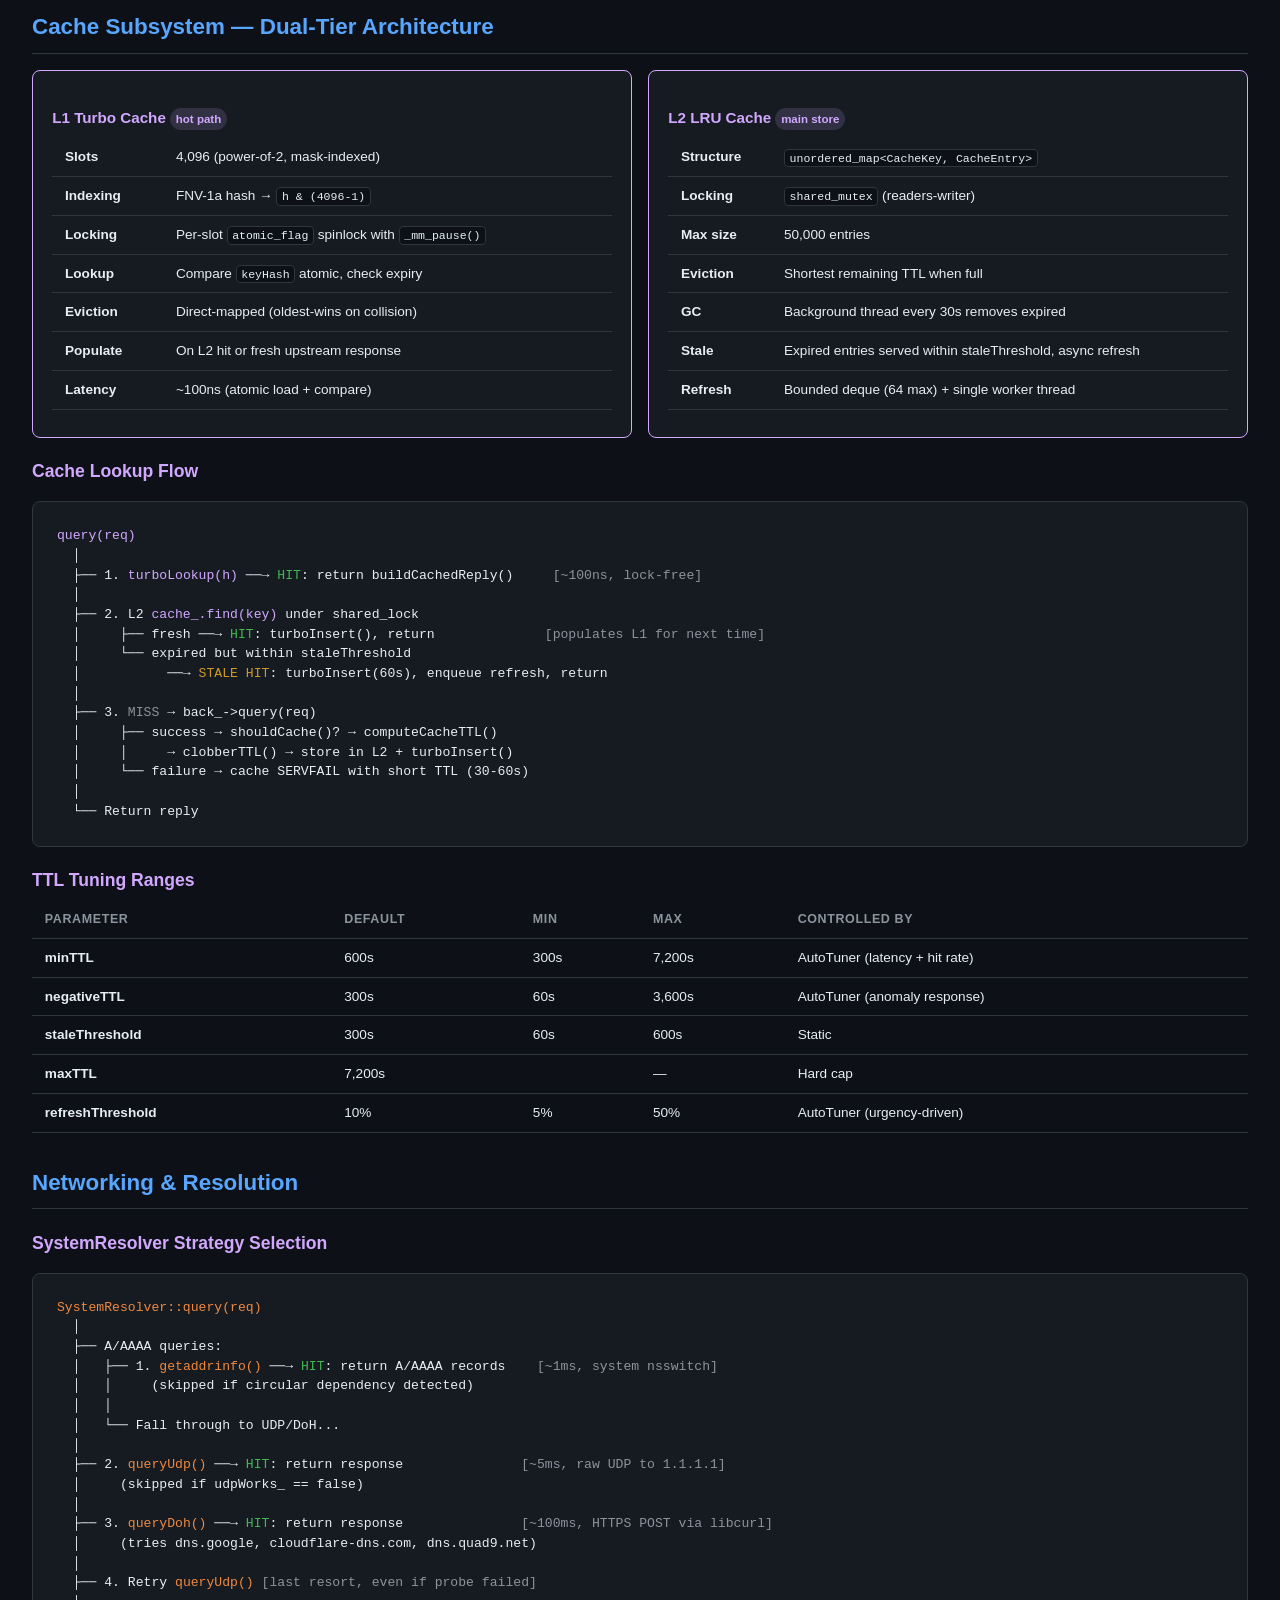
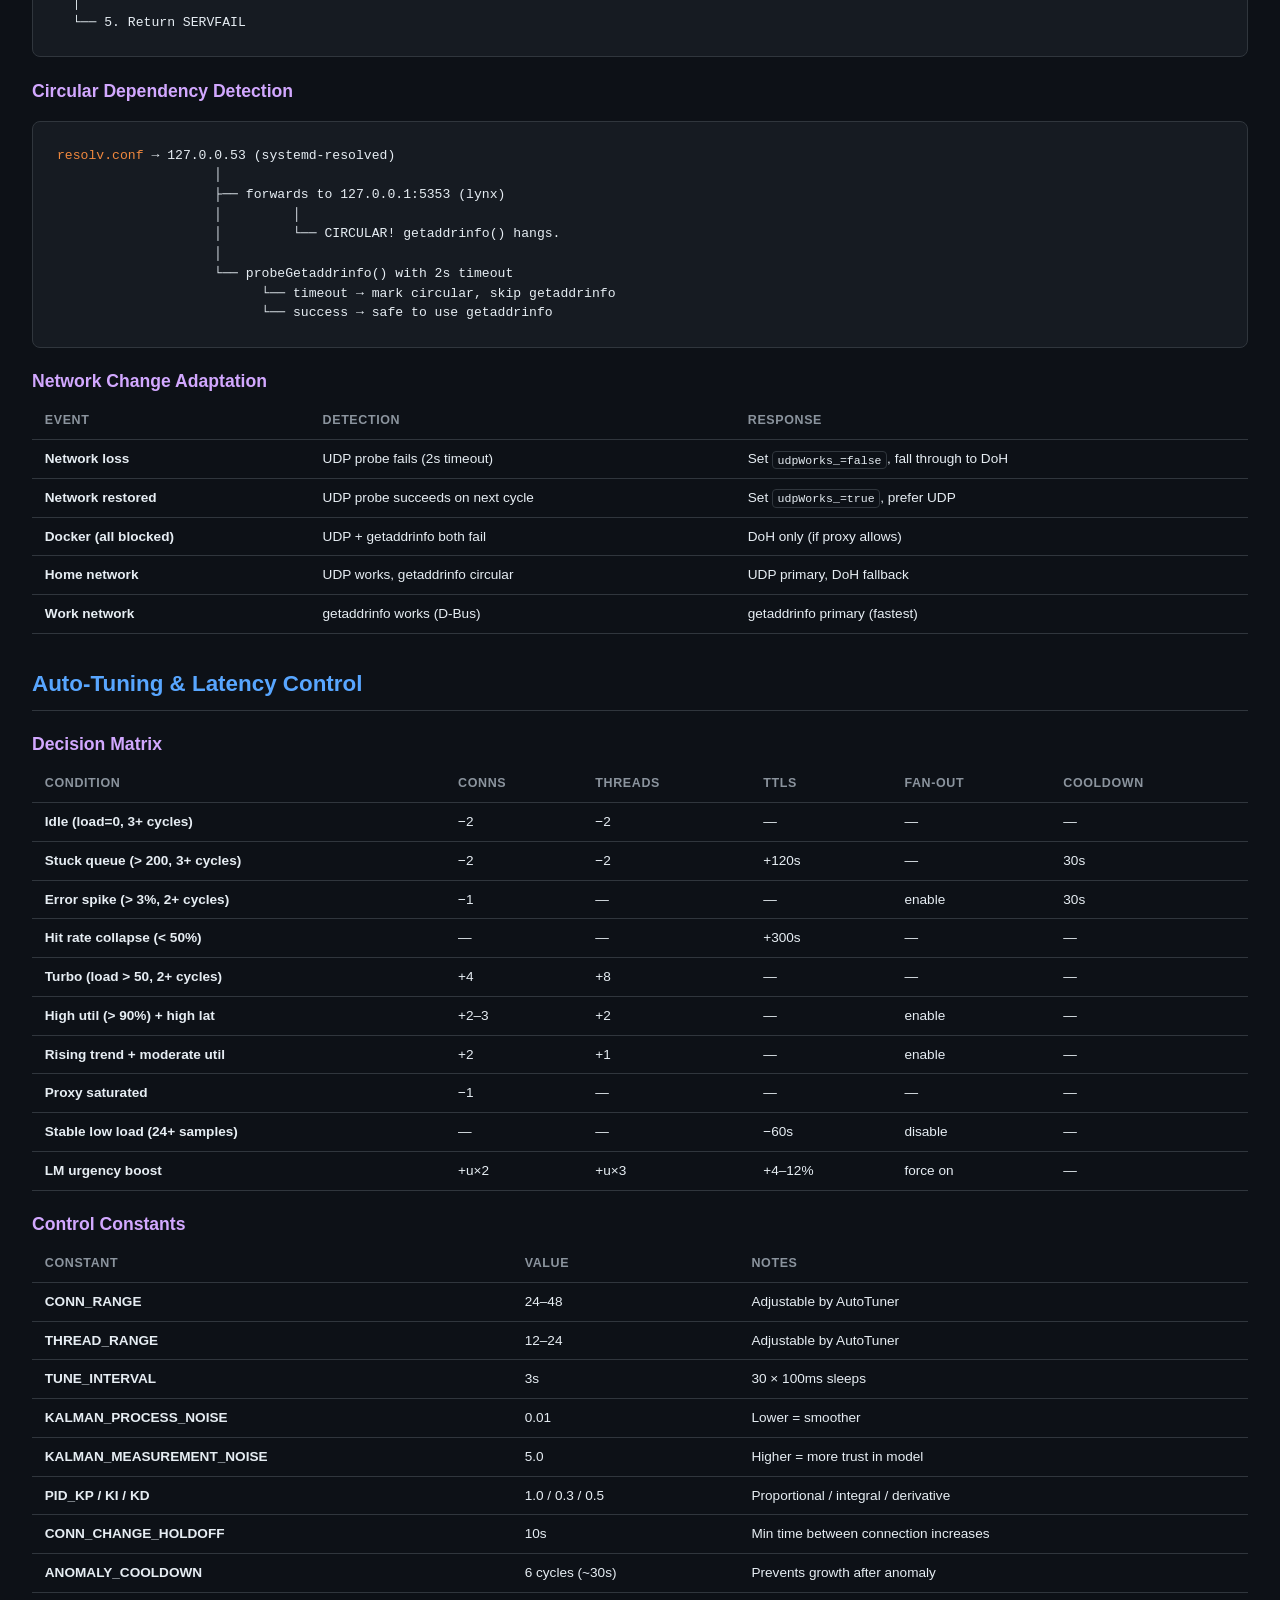
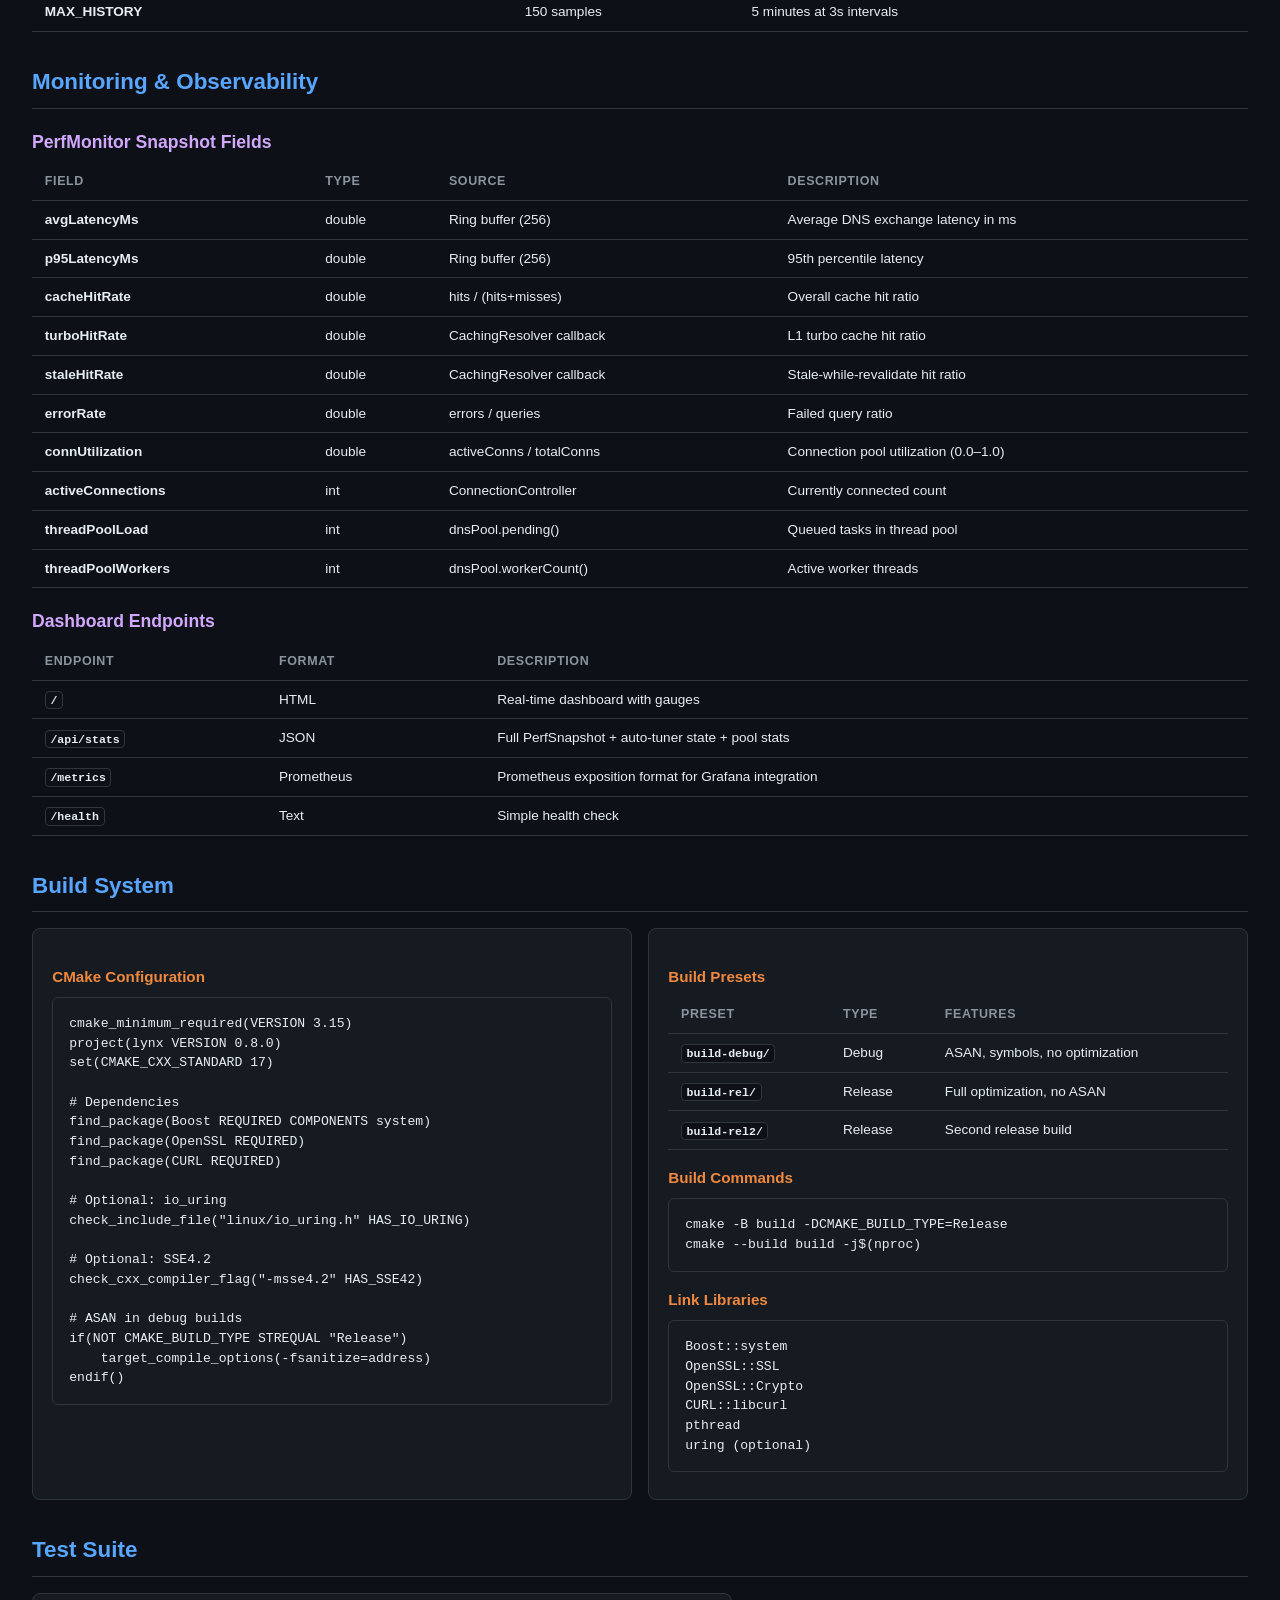
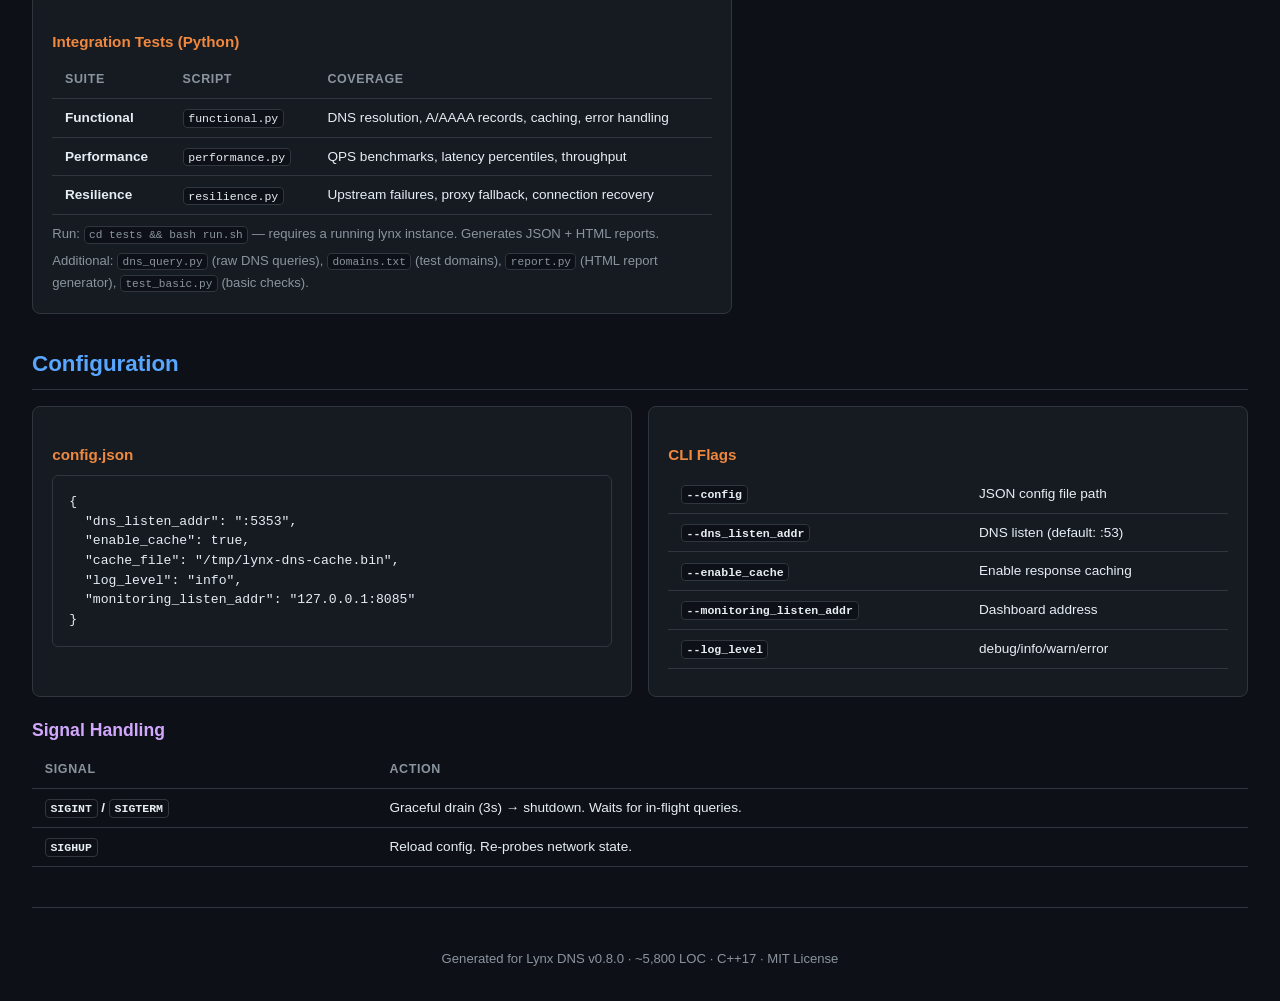
<file: project-map.html>
<!DOCTYPE html>
<html lang="en">
<head>
<meta charset="UTF-8">
<meta name="viewport" content="width=device-width, initial-scale=1.0">
<title>Lynx DNS — Project Map</title>
<style>
  :root {
    --bg: #0d1117;
    --surface: #161b22;
    --surface2: #1c2333;
    --border: #30363d;
    --text: #e6edf3;
    --text-dim: #8b949e;
    --accent: #58a6ff;
    --accent2: #3fb950;
    --accent3: #d2a8ff;
    --accent4: #f0883e;
    --accent5: #f778ba;
    --accent6: #79c0ff;
    --red: #f85149;
    --yellow: #d29922;
    --code-bg: #0d1117;
  }
  * { margin: 0; padding: 0; box-sizing: border-box; }
  body {
    font-family: -apple-system, BlinkMacSystemFont, 'Segoe UI', Helvetica, Arial, sans-serif;
    background: var(--bg);
    color: var(--text);
    line-height: 1.6;
    padding: 2rem;
  }
  h1 { font-size: 2rem; margin-bottom: 0.25rem; }
  h2 { font-size: 1.4rem; color: var(--accent); margin: 2rem 0 1rem; border-bottom: 1px solid var(--border); padding-bottom: 0.5rem; }
  h3 { font-size: 1.1rem; color: var(--accent3); margin: 1.2rem 0 0.5rem; }
  h4 { font-size: 0.95rem; color: var(--accent4); margin: 1rem 0 0.4rem; }
  p, li { color: var(--text); font-size: 0.92rem; }
  a { color: var(--accent); text-decoration: none; }
  code {
    background: var(--code-bg);
    border: 1px solid var(--border);
    border-radius: 4px;
    padding: 0.15em 0.4em;
    font-size: 0.85em;
    font-family: 'SFMono-Regular', Consolas, 'Liberation Mono', Menlo, monospace;
  }
  pre {
    background: var(--surface);
    border: 1px solid var(--border);
    border-radius: 6px;
    padding: 1rem;
    overflow-x: auto;
    font-size: 0.82rem;
    line-height: 1.5;
    font-family: 'SFMono-Regular', Consolas, 'Liberation Mono', Menlo, monospace;
    margin: 0.5rem 0;
  }
  .subtitle { color: var(--text-dim); font-size: 1rem; margin-bottom: 2rem; }
  .grid { display: grid; gap: 1rem; }
  .grid-2 { grid-template-columns: 1fr 1fr; }
  .grid-3 { grid-template-columns: 1fr 1fr 1fr; }
  @media (max-width: 900px) { .grid-2, .grid-3 { grid-template-columns: 1fr; } }
  .card {
    background: var(--surface);
    border: 1px solid var(--border);
    border-radius: 8px;
    padding: 1.2rem;
    transition: border-color 0.2s;
  }
  .card:hover { border-color: var(--accent); }
  .card-header {
    display: flex;
    align-items: center;
    gap: 0.5rem;
    margin-bottom: 0.6rem;
    font-weight: 600;
  }
  .card-header .icon {
    width: 28px;
    height: 28px;
    border-radius: 6px;
    display: flex;
    align-items: center;
    justify-content: center;
    font-size: 0.8rem;
    font-weight: 700;
    flex-shrink: 0;
  }
  .tag {
    display: inline-block;
    font-size: 0.72rem;
    padding: 0.15em 0.5em;
    border-radius: 99px;
    font-weight: 600;
    margin-right: 0.3rem;
  }
  .tag-blue { background: rgba(88,166,255,0.15); color: var(--accent); }
  .tag-green { background: rgba(63,185,80,0.15); color: var(--accent2); }
  .tag-purple { background: rgba(210,168,255,0.15); color: var(--accent3); }
  .tag-orange { background: rgba(240,136,62,0.15); color: var(--accent4); }
  .tag-pink { background: rgba(247,120,186,0.15); color: var(--accent5); }
  .tag-red { background: rgba(248,81,73,0.15); color: var(--red); }
  .tag-yellow { background: rgba(210,153,34,0.15); color: var(--yellow); }

  /* Flow diagram */
  .flow-container {
    background: var(--surface);
    border: 1px solid var(--border);
    border-radius: 8px;
    padding: 1.5rem;
    margin: 1rem 0;
    overflow-x: auto;
  }
  .flow-row {
    display: flex;
    align-items: center;
    gap: 0;
    justify-content: center;
    flex-wrap: nowrap;
    margin: 0.5rem 0;
  }
  .flow-box {
    border: 1px solid var(--border);
    border-radius: 6px;
    padding: 0.5rem 0.8rem;
    font-size: 0.78rem;
    font-weight: 600;
    white-space: nowrap;
    text-align: center;
    min-width: 100px;
  }
  .flow-arrow {
    color: var(--text-dim);
    font-size: 1.1rem;
    padding: 0 0.3rem;
    flex-shrink: 0;
  }
  .flow-label {
    font-size: 0.7rem;
    color: var(--text-dim);
    text-align: center;
    margin-top: 0.2rem;
  }
  .fb-client { background: rgba(88,166,255,0.1); border-color: var(--accent); color: var(--accent); }
  .fb-dns { background: rgba(63,185,80,0.1); border-color: var(--accent2); color: var(--accent2); }
  .fb-cache { background: rgba(210,168,255,0.1); border-color: var(--accent3); color: var(--accent3); }
  .fb-resolver { background: rgba(240,136,62,0.1); border-color: var(--accent4); color: var(--accent4); }
  .fb-upstream { background: rgba(247,120,186,0.1); border-color: var(--accent5); color: var(--accent5); }
  .fb-monitor { background: rgba(121,192,255,0.1); border-color: var(--accent6); color: var(--accent6); }
  .fb-tuner { background: rgba(210,153,34,0.1); border-color: var(--yellow); color: var(--yellow); }
  .fb-conn { background: rgba(248,81,73,0.1); border-color: var(--red); color: var(--red); }

  /* File tree */
  .tree { font-family: 'SFMono-Regular', Consolas, monospace; font-size: 0.82rem; line-height: 1.8; }
  .tree .dir { color: var(--accent); font-weight: 600; }
  .tree .file-cpp { color: var(--accent2); }
  .tree .file-hpp { color: var(--accent3); }
  .tree .file-other { color: var(--text-dim); }
  .tree .comment { color: var(--text-dim); font-style: italic; }

  /* Metrics table */
  table {
    width: 100%;
    border-collapse: collapse;
    font-size: 0.85rem;
    margin: 0.5rem 0;
  }
  th, td {
    text-align: left;
    padding: 0.5rem 0.8rem;
    border-bottom: 1px solid var(--border);
  }
  th { color: var(--text-dim); font-weight: 600; font-size: 0.78rem; text-transform: uppercase; letter-spacing: 0.05em; }
  td:first-child { font-weight: 600; }

  /* Connector lines for class diagrams */
  .class-box {
    background: var(--surface);
    border: 1px solid var(--border);
    border-radius: 6px;
    padding: 0.8rem 1rem;
    margin: 0.5rem 0;
  }
  .class-name {
    font-weight: 700;
    font-size: 0.95rem;
    margin-bottom: 0.3rem;
    font-family: 'SFMono-Regular', Consolas, monospace;
  }
  .class-detail {
    font-size: 0.8rem;
    color: var(--text-dim);
    line-height: 1.5;
  }
  .class-detail code {
    font-size: 0.78rem;
    background: var(--surface2);
  }
  .inherits { color: var(--accent3); }
  .owns { color: var(--accent2); }
  .uses { color: var(--accent4); }
  .singleton { color: var(--yellow); }

  .toc {
    background: var(--surface);
    border: 1px solid var(--border);
    border-radius: 8px;
    padding: 1rem 1.5rem;
    margin: 1rem 0 2rem;
    display: inline-block;
  }
  .toc a { color: var(--accent); font-size: 0.88rem; }
  .toc li { margin: 0.2rem 0; list-style: none; }
  .toc li::before { content: "→ "; color: var(--text-dim); }
  ul { padding-left: 1.2rem; }
  ul li { margin: 0.2rem 0; }
  .section-divider { border: none; border-top: 1px solid var(--border); margin: 2.5rem 0; }

  .two-col { display: grid; grid-template-columns: auto 1fr; gap: 0.3rem 1rem; font-size: 0.85rem; }
  .two-col dt { color: var(--text-dim); text-align: right; }
  .two-col dd { color: var(--text); }

  .stat-bar {
    display: inline-block;
    height: 6px;
    border-radius: 3px;
    margin-right: 0.3rem;
    vertical-align: middle;
  }
</style>
</head>
<body>

<h1>Lynx DNS — Project Map</h1>
<p class="subtitle">C++17 local DNS server &middot; v0.8.0 &middot; ~5,800 LOC across 15 source files</p>

<nav class="toc">
  <ul>
    <li><a href="#overview">Project Overview</a></li>
    <li><a href="#directory">Directory Structure</a></li>
    <li><a href="#architecture">Architecture &amp; Data Flow</a></li>
    <li><a href="#components">Component Deep Dive</a></li>
    <li><a href="#classes">Class Relationships</a></li>
    <li><a href="#cache">Cache Subsystem</a></li>
    <li><a href="#networking">Networking &amp; Connections</a></li>
    <li><a href="#tuning">Auto-Tuning &amp; Latency Control</a></li>
    <li><a href="#monitoring">Monitoring &amp; Observability</a></li>
    <li><a href="#build">Build System</a></li>
    <li><a href="#tests">Test Suite</a></li>
    <li><a href="#config">Configuration</a></li>
  </ul>
</nav>

<!-- ═══════════════════════════════════════════════════════ -->
<h2 id="overview">Project Overview</h2>

<div class="grid grid-3">
  <div class="card">
    <div class="card-header"><div class="icon" style="background:rgba(88,166,255,0.15);color:var(--accent);">S</div>SystemResolver</div>
    <p>Three-strategy DNS resolution: getaddrinfo() (system nsswitch/D-Bus, ~1ms), raw UDP to system nameservers (~5ms), DoH via libcurl (~100ms). Circular dependency detection for systemd-resolved. Auto-adapts on network changes.</p>
  </div>
  <div class="card">
    <div class="card-header"><div class="icon" style="background:rgba(210,168,255,0.15);color:var(--accent3);">C</div>Caching</div>
    <p>Dual-tier: L1 turbo cache (4096-slot spinlock, lock-free reads) + L2 LRU map. Stale-while-revalidate with bounded worker queue. Preemptive refresh. Adaptive prewarm. Binary disk persistence.</p>
  </div>
  <div class="card">
    <div class="card-header"><div class="icon" style="background:rgba(210,153,34,0.15);color:var(--yellow);">A</div>Auto-Tuning</div>
    <p>Kalman-filtered PID controller. LatencyManager urgency levels (0–5) with bottleneck detection. Dynamically adjusts connection count, thread pool, cache TTLs, fan-out, and refresh rates.</p>
  </div>
</div>

<table style="margin-top:1rem;">
  <tr><th>Aspect</th><th>Detail</th></tr>
  <tr><td>Language</td><td>C++17 (GCC 9+ / Clang 12+)</td></tr>
  <tr><td>Dependencies</td><td>Boost.Asio (system), OpenSSL 1.1+, libcurl, pthread</td></tr>
  <tr><td>Build</td><td>CMake 3.15+, optional io_uring, SSE4.2 auto-detect</td></tr>
  <tr><td>License</td><td>MIT</td></tr>
  <tr><td>Platforms</td><td>Linux (SO_REUSEPORT, TCP_FASTOPEN, TCP keepalive)</td></tr>
</table>

<!-- ═══════════════════════════════════════════════════════ -->
<h2 id="directory">Directory Structure</h2>

<div class="flow-container" style="font-family: 'SFMono-Regular', Consolas, monospace; font-size: 0.82rem; line-height: 1.7;">
<pre style="border:none;padding:0;margin:0;background:transparent;">
<span class="dir">dnss-cpp/</span>
├── <span class="dir">src/</span>                          <span class="comment">← 15 source files (~5,800 LOC)</span>
│   ├── <span class="file-hpp">main.cpp</span>                 <span class="comment">← Entry point, CLI parsing, signal handling, wiring</span>
│   ├── <span class="file-hpp">dns_protocol.hpp/cpp</span>     <span class="comment">← DNS wire format: parse, pack, createQuery, SSE4.2 name compare</span>
│   ├── <span class="file-hpp">dns_server.hpp/cpp</span>       <span class="comment">← UDP/TCP listener, 16 SO_REUSEPORT workers, thread pool</span>
│   ├── <span class="file-hpp">resolver.hpp</span>             <span class="comment">← Abstract Resolver interface (query, peekCache, init, maintain)</span>
│   ├── <span class="file-hpp">caching_resolver.hpp/cpp</span> <span class="comment">← Dual-tier cache (L1 turbo + L2 LRU), stale-while-revalidate</span>
│   ├── <span class="file-hpp">system_resolver.hpp/cpp</span>  <span class="comment">← Three-strategy resolver: getaddrinfo, UDP, DoH via libcurl</span>
│   ├── <span class="file-hpp">http_resolver.hpp/cpp</span>    <span class="comment">← Legacy DoH proxy (unused, kept for reference)</span>
│   ├── <span class="file-hpp">https_server.hpp/cpp</span>     <span class="comment">← HTTPS-to-DNS gateway (DoH server, Boost.Beast)</span>
│   ├── <span class="file-hpp">auto_tuner.hpp/cpp</span>       <span class="comment">← Kalman PID controller, anomaly detection, turbo scaling</span>
│   ├── <span class="file-hpp">latency_manager.hpp/cpp</span>  <span class="comment">← Urgency levels, bottleneck detection, boost computation</span>
│   ├── <span class="file-hpp">perf_monitor.hpp/cpp</span>     <span class="comment">← Lock-free ring buffer, atomic counters, per-domain latency</span>
│   ├── <span class="file-hpp">monitor_server.hpp/cpp</span>   <span class="comment">← HTTP dashboard, /api/stats JSON, /metrics Prometheus</span>
│   ├── <span class="file-hpp">domain_map.hpp/cpp</span>       <span class="comment">← Domain→upstream mapping (most-specific match)</span>
│   └── <span class="file-hpp">logger.hpp</span>               <span class="comment">← Singleton logger, text/JSON format, level filtering</span>
├── <span class="dir">tests/</span>                       <span class="comment">← Python integration tests (functional, perf, resilience)</span>
├── <span class="dir">scripts/</span>                     <span class="comment">← Operational scripts (loop, watchdog, DNS switch)</span>
├── <span class="dir">www/</span>                         <span class="comment">← Dashboard web assets</span>
├── <span class="file-other">CMakeLists.txt</span>              <span class="comment">← Build config (C++17, Boost, OpenSSL, SSE4.2, ASAN)</span>
├── <span class="file-other">CMakePresets.json</span>           <span class="comment">← Build presets (debug, release)</span>
├── <span class="file-other">config.json</span>                 <span class="comment">← Sample config (port 5353, Google DoH, cache enabled)</span>
├── <span class="file-other">start.sh</span>                    <span class="comment">← Quick-start launcher</span>
└── <span class="file-other">README.md</span>                   <span class="comment">← Documentation</span>
</pre>
</div>

<!-- ═══════════════════════════════════════════════════════ -->
<h2 id="architecture">Architecture &amp; Data Flow</h2>

<h3>Primary Path: DNS Resolution</h3>
<div class="flow-container">
  <div class="flow-row">
    <div>
      <div class="flow-box fb-client">DNS Client<br><small>dig / system resolver</small></div>
    </div>
    <div class="flow-arrow">→</div>
    <div>
      <div class="flow-box fb-dns">DnsServer<br><small>UDP :5353 / TCP :5353</small></div>
      <div class="flow-label">16 SO_REUSEPORT workers</div>
    </div>
    <div class="flow-arrow">→</div>
    <div>
      <div class="flow-box fb-cache">peekCache<br><small>inline fast-path</small></div>
      <div class="flow-label">sub-μs on hit</div>
    </div>
    <div class="flow-arrow">→</div>
    <div>
      <div class="flow-box fb-dns">ThreadPool<br><small>24 workers</small></div>
      <div class="flow-label">backpressure at 2000</div>
    </div>
    <div class="flow-arrow">→</div>
    <div>
      <div class="flow-box fb-cache">CachingResolver<br><small>L1 turbo → L2 LRU</small></div>
      <div class="flow-label">stale-while-revalidate</div>
    </div>
    <div class="flow-arrow">→</div>
    <div>
      <div class="flow-box fb-resolver">SystemResolver<br><small>3-strategy</small></div>
      <div class="flow-label">getaddrinfo → UDP → DoH</div>
    </div>
    <div class="flow-arrow">→</div>
    <div>
      <div class="flow-box fb-upstream">System DNS<br><small>getaddrinfo / UDP / DoH</small></div>
      <div class="flow-label">auto-detects best path</div>
    </div>
  </div>
</div>

<h3>Control Plane (runs in parallel)</h3>
<div class="flow-container">
  <div class="flow-row">
    <div>
      <div class="flow-box fb-monitor">PerfMonitor<br><small>ring buffer + counters</small></div>
    </div>
    <div class="flow-arrow">→</div>
    <div>
      <div class="flow-box fb-tuner">LatencyManager<br><small>urgency 0–5</small></div>
      <div class="flow-label">bottleneck detection</div>
    </div>
    <div class="flow-arrow">→</div>
    <div>
      <div class="flow-box fb-tuner">AutoTuner<br><small>Kalman PID</small></div>
      <div class="flow-label">every 3s</div>
    </div>
    <div class="flow-arrow">→</div>
    <div>
      <div class="flow-box" style="border-color:var(--text-dim);color:var(--text-dim);">
        Adjusts<br><small>threads / TTLs / fan-out</small>
      </div>
    </div>
  </div>
  <div class="flow-row" style="margin-top:1rem;">
    <div>
      <div class="flow-box fb-monitor">PerfMonitor<br><small>metrics</small></div>
    </div>
    <div class="flow-arrow">→</div>
    <div>
      <div class="flow-box fb-monitor">MonitorServer<br><small>:8085 HTTP</small></div>
      <div class="flow-label">dashboard + /api/stats + /metrics</div>
    </div>
  </div>
</div>

<h3>Network Probing &amp; Adaptation</h3>
<div class="flow-container">
  <div class="flow-row">
    <div>
      <div class="flow-box fb-resolver">probeLoop()<br><small>every 60s</small></div>
    </div>
    <div class="flow-arrow">→</div>
    <div>
      <div class="flow-box fb-dns">probeUdp()<br><small>UDP to 1.1.1.1</small></div>
      <div class="flow-label">3s timeout</div>
    </div>
    <div class="flow-arrow">→</div>
    <div>
      <div class="flow-box fb-dns">probeGetaddrinfo()<br><small>first query only</small></div>
      <div class="flow-label">2s timeout (circular dep detection)</div>
    </div>
    <div class="flow-arrow">→</div>
    <div>
      <div class="flow-box" style="border-color:var(--text-dim);color:var(--text-dim);">
        Update<br><small>udpWorks_ / getaddrinfoWorks_</small>
      </div>
    </div>
  </div>
</div>

<!-- ═══════════════════════════════════════════════════════ -->
<h2 id="components">Component Deep Dive</h2>

<div class="grid grid-2">

  <!-- DnsServer -->
  <div class="card">
    <div class="card-header">
      <div class="icon" style="background:rgba(63,185,80,0.15);color:var(--accent2);">DS</div>
      DnsServer
      <span class="tag tag-green">core</span>
    </div>
    <p style="font-size:0.85rem;margin-bottom:0.5rem;"><code>dns_server.hpp/cpp</code> — 677 LOC</p>
    <p style="font-size:0.85rem;">Listens on UDP and TCP simultaneously using <strong>SO_REUSEPORT</strong> with 16 kernel-level worker threads. Each worker opens its own socket, eliminating accept contention.</p>
    <ul style="font-size:0.82rem;margin-top:0.5rem;">
      <li><strong>Inline cache peek</strong> — UDP workers call <code>peekCache()</code> before enqueueing, bypassing the thread pool for cache hits (sub-millisecond).</li>
      <li><strong>Backpressure</strong> — <code>tryEnqueue()</code> with limit of 2000; when full, falls back to inline resolution instead of SERVFAIL.</li>
      <li><strong>Rate limiter</strong> — Sharded token bucket (16 shards, FNV-1a hash) — 100 queries/sec per client IP.</li>
      <li><strong>TCP</strong> — Separate thread pool (16 workers, 32 limit) prevents TCP from starving UDP.</li>
      <li><strong>Domain overrides</strong> — Per-domain upstream routing via <code>DomainMap</code>.</li>
      <li><strong>.local rejection</strong> — Returns NXDomain for mDNS (RFC 6762).</li>
      <li><strong>Graceful shutdown</strong> — Self-connect + dummy UDP packets to unblock I/O.</li>
    </ul>
  </div>

  <!-- CachingResolver -->
  <div class="card">
    <div class="card-header">
      <div class="icon" style="background:rgba(210,168,255,0.15);color:var(--accent3);">CR</div>
      CachingResolver
      <span class="tag tag-purple">core</span>
    </div>
    <p style="font-size:0.85rem;margin-bottom:0.5rem;"><code>caching_resolver.hpp/cpp</code> — 635 LOC</p>
    <p style="font-size:0.85rem;">Dual-tier cache wrapping any <code>Resolver</code> backend. Implements the <code>Resolver</code> interface (decorator pattern).</p>
    <ul style="font-size:0.82rem;margin-top:0.5rem;">
      <li><strong>L1 Turbo Cache</strong> — 4096 direct-mapped slots with per-slot <code>atomic_flag</code> spinlocks. FNV-1a hash. Reads are lock-free after acquire. <code>_mm_pause()</code> on spin.</li>
      <li><strong>L2 LRU Cache</strong> — <code>unordered_map</code> with <code>shared_mutex</code> (readers-writer). Eviction by shortest remaining TTL when full (50k max).</li>
      <li><strong>Stale-while-revalidate</strong> — Serves expired entries within stale threshold (configurable), refreshes via bounded deque (max 64) + single worker thread.</li>
      <li><strong>Preemptive refresh</strong> — Background thread checks every 10s, refreshes entries when remaining TTL drops below <code>refreshThresholdPct</code> (AutoTuner-controlled).</li>
      <li><strong>Adaptive prewarm</strong> — Every 60s, re-queries top-10 most-queried domains (tracked in <code>prewarmTracker_</code>).</li>
      <li><strong>Dynamic TTL</strong> — Static atomics for minTTL (default 600s), negativeTTL (300s), staleThreshold (300s). AutoTuner adjusts up to 7200s.</li>
      <li><strong>Disk persistence</strong> — Binary format with magic <code>0x4C594E58</code> ("LYNX"), versioned. Saved on shutdown, loaded on start.</li>
      <li><strong>Error caching</strong> — Upstream failures cached as SERVFAIL with short TTL (negativeTTL/10, 30–60s).</li>
    </ul>
  </div>

  <!-- SystemResolver -->
  <div class="card">
    <div class="card-header">
      <div class="icon" style="background:rgba(240,136,62,0.15);color:var(--accent4);">SR</div>
      SystemResolver
      <span class="tag tag-orange">core</span>
    </div>
    <p style="font-size:0.85rem;margin-bottom:0.5rem;"><code>system_resolver.hpp/cpp</code> — ~350 LOC</p>
    <p style="font-size:0.85rem;">Three-strategy DNS resolver that auto-detects the best path on any network. Implements the <code>Resolver</code> interface.</p>
    <ul style="font-size:0.82rem;margin-top:0.5rem;">
      <li><strong>getaddrinfo()</strong> — Leverages system nsswitch/D-Bus resolution. Fast (~1ms). Works on networks where systemd-resolved has real upstreams. Timed probe detects circular dependency.</li>
      <li><strong>Raw UDP</strong> — Direct queries to system nameservers (from /etc/resolv.conf + 1.1.1.1/8.8.8.8 fallback). 3s timeout per server. Works on networks with direct DNS access.</li>
      <li><strong>DoH via libcurl</strong> — HTTP POST to dns.google, cloudflare-dns.com, dns.quad9.net. 5s timeout. Auto-detects HTTP proxy from environment variables. Works through corporate proxies and captive portals.</li>
      <li><strong>Circular dependency detection</strong> — Detects when resolv.conf points to loopback (systemd-resolved). Probes getaddrinfo with 2s timeout; if it hangs, marks as circular and skips for future queries.</li>
      <li><strong>Network re-probe</strong> — Background thread every 60s re-checks UDP availability and getaddrinfo safety. Automatically adapts when switching networks.</li>
      <li><strong>Query priority</strong> — A/AAAA queries try getaddrinfo → UDP → DoH. Other types (MX, TXT, NS, SOA) go directly to UDP → DoH.</li>
      <li><strong>No connection pool</strong> — Stateless queries, no warmup wait. Server starts instantly.</li>
    </ul>
  </div>

  <!-- Network Probe -->
  <div class="card">
    <div class="card-header">
      <div class="icon" style="background:rgba(248,81,73,0.15);color:var(--red);">NP</div>
      Network Probe
      <span class="tag tag-red">infra</span>
    </div>
    <p style="font-size:0.85rem;margin-bottom:0.5rem;">Built into <code>SystemResolver</code> — background thread that monitors network state.</p>
    <ul style="font-size:0.82rem;margin-top:0.5rem;">
      <li><strong>UDP probe</strong> — Sends DNS query to 1.1.1.1, 8.8.8.8. 2s timeout. Sets <code>udpWorks_</code> flag.</li>
      <li><strong>getaddrinfo probe</strong> — First query only. 2s timeout. If hangs, marks circular dependency. Sets <code>getaddrinfoWorks_</code> flag.</li>
      <li><strong>Re-probe loop</strong> — Every 60s, re-checks UDP. Logs network changes. Adapts strategy automatically.</li>
      <li><strong>No connection management</strong> — Stateless queries, no pool to maintain. Server starts instantly.</li>
    </ul>
  </div>

  <!-- AutoTuner -->
  <div class="card">
    <div class="card-header">
      <div class="icon" style="background:rgba(210,153,34,0.15);color:var(--yellow);">AT</div>
      AutoTuner
      <span class="tag tag-yellow">intelligence</span>
    </div>
    <p style="font-size:0.85rem;margin-bottom:0.5rem;"><code>auto_tuner.hpp/cpp</code> — 536 LOC</p>
    <p style="font-size:0.85rem;">Kalman-filtered PID controller that adapts the system in real-time. Runs every 3 seconds.</p>
    <ul style="font-size:0.82rem;margin-top:0.5rem;">
      <li><strong>Kalman filter</strong> — Smooths raw latency with process noise 0.01, measurement noise 5.0. Prevents over-reaction to spikes.</li>
      <li><strong>PID controller</strong> — Kp=1.0, Ki=0.3, Kd=0.5. Anti-windup clamps integral to ±5. Output drives connection and thread growth decisions.</li>
      <li><strong>Turbo scaling</strong> — When pending queue > 50 for 2+ cycles, aggressively adds up to 4 connections and 8 threads per cycle.</li>
      <li><strong>Anomaly detection</strong> — Stuck queue (> 200 pending, 3+ cycles), error spike (> 3%, 2+ cycles), hit rate collapse (&lt; 50%). Triggers cooldown (6 cycles / ~30s).</li>
      <li><strong>Connection management</strong> — Range 24–48. Grows on high utilization (> 90%), trend, errors. Shrinks on idle, proxy saturation.</li>
      <li><strong>Thread management</strong> — Range 12–24. Turbo-aware. Tracks threads vs connections ratio (cap at 1.2x).</li>
      <li><strong>Fan-out control</strong> — Enabled during boot, errors, high latency, variance. Disabled on stable low load after 24 samples.</li>
      <li><strong>Cache TTL tuning</strong> — Increases minTTL/negativeTTL on high latency + low hit rate (up to 7200s). Decreases on low latency + high hit rate.</li>
      <li><strong>PID damping</strong> — 10-second holdoff between connection count increases (reductions immediate).</li>
    </ul>
  </div>

  <!-- LatencyManager -->
  <div class="card">
    <div class="card-header">
      <div class="icon" style="background:rgba(210,153,34,0.15);color:var(--yellow);">LM</div>
      LatencyManager
      <span class="tag tag-yellow">intelligence</span>
    </div>
    <p style="font-size:0.85rem;margin-bottom:0.5rem;"><code>latency_manager.hpp/cpp</code> — 132 LOC</p>
    <p style="font-size:0.85rem;">Urgency-driven controller that evaluates how far actual latency is from targets. Feeds into AutoTuner.</p>
    <ul style="font-size:0.82rem;margin-top:0.5rem;">
      <li><strong>Gap computation</strong> — Ratio of actual to target latency (both avg and P95). Smoothed with EWMA (0.7/0.3). Gap = max(avgRatio, p95Ratio).</li>
      <li><strong>Urgency levels</strong> — 0 (on target) to 5 (gap > 10x). Consecutive-over boost (3+ → +1, 6+ → +1, capped at 5).</li>
      <li><strong>Bottleneck detection</strong> — First-match: queue (load > 10) → cache (hit rate &lt; 50%) → upstream (conn util > 90%).</li>
      <li><strong>Boost computation</strong> — Thread boost: urgency × 3 (queue), × 2 (upstream). Conn boost: urgency × 2 (upstream/cache). Cache refresh: 4–12% additive.</li>
      <li><strong>Targets</strong> — Default: avg 50ms, P95 200ms. Configurable via <code>setTargets()</code>.</li>
    </ul>
  </div>

  <!-- PerfMonitor -->
  <div class="card">
    <div class="card-header">
      <div class="icon" style="background:rgba(121,192,255,0.15);color:var(--accent6);">PM</div>
      PerfMonitor
      <span class="tag tag-blue">telemetry</span>
    </div>
    <p style="font-size:0.85rem;margin-bottom:0.5rem;"><code>perf_monitor.hpp/cpp</code> — 138 LOC</p>
    <p style="font-size:0.85rem;">Central telemetry hub. All subsystems record metrics here; AutoTuner and MonitorServer read from here.</p>
    <ul style="font-size:0.82rem;margin-top:0.5rem;">
      <li><strong>Latency ring buffer</strong> — 256-slot lock-free ring. <code>atomic&lt;uint64_t&gt;</code> per slot. Write index via <code>fetch_add</code>. Snapshot sorts for avg/P95.</li>
      <li><strong>Atomic counters</strong> — cacheHits, cacheMisses, errors, queries. All <code>memory_order_relaxed</code>.</li>
      <li><strong>Noise filter</strong> — Thread-local flag. Background queries (prewarm, refresh) marked as noise — excluded from user-visible stats.</li>
      <li><strong>Per-domain latency</strong> — EWMA tracking per base domain (2-label extraction). Exported for dashboard.</li>
      <li><strong>Supplementary stats</strong> — Callback function for CachingResolver to inject turbo/stale hit rates into snapshot.</li>
      <li><strong>Error decay</strong> — <code>decayErrors()</code> halves the error counter each cycle (called by AutoTuner).</li>
    </ul>
  </div>

  <!-- MonitorServer -->
  <div class="card">
    <div class="card-header">
      <div class="icon" style="background:rgba(121,192,255,0.15);color:var(--accent6);">MS</div>
      MonitorServer
      <span class="tag tag-blue">telemetry</span>
    </div>
    <p style="font-size:0.85rem;margin-bottom:0.5rem;"><code>monitor_server.hpp/cpp</code></p>
    <p style="font-size:0.85rem;">Built-in HTTP server for the monitoring dashboard, JSON API, and Prometheus metrics.</p>
    <ul style="font-size:0.82rem;margin-top:0.5rem;">
      <li><strong>Dashboard</strong> — Serves static files from <code>www/</code> directory. Logo served separately.</li>
      <li><strong>/api/stats</strong> — Full PerfSnapshot as JSON (latency, cache rates, connections, threads, auto-tuner state).</li>
      <li><strong>/metrics</strong> — Prometheus exposition format. Per-domain latency histograms.</li>
      <li><strong>/health</strong> — Simple health check endpoint.</li>
      <li><strong>Streaming</strong> — <code>handleStream()</code> for SSE/WebSocket support (future).</li>
    </ul>
  </div>

  <!-- HttpsServer -->
  <div class="card">
    <div class="card-header">
      <div class="icon" style="background:rgba(247,120,186,0.15);color:var(--accent5);">HS</div>
      HttpsServer
      <span class="tag tag-pink">optional</span>
    </div>
    <p style="font-size:0.85rem;margin-bottom:0.5rem;"><code>https_server.hpp/cpp</code> — 239 LOC</p>
    <p style="font-size:0.85rem;">Reverse proxy: accepts DoH queries from clients (TLS or plain HTTP) and forwards to a local DNS upstream. Built on Boost.Beast.</p>
    <ul style="font-size:0.82rem;margin-top:0.5rem;">
      <li><strong>TLS + plain HTTP</strong> — Toggle via <code>--insecure_http_server</code>. TLS uses tlsv12_server with cert/key files.</li>
      <li><strong>Endpoints</strong> — <code>/dns-query</code> and <code>/resolve</code> (POST only, <code>application/dns-message</code>).</li>
      <li><strong>Per-connection thread</strong> — Each accepted connection spawns a detached thread (simple model, low-traffic path).</li>
      <li><strong>DNS upstream</strong> — Forwards to configurable UDP DNS server (default 8.8.8.8:53).</li>
    </ul>
  </div>

  <!-- DnsMessage / dns_protocol -->
  <div class="card">
    <div class="card-header">
      <div class="icon" style="background:rgba(88,166,255,0.15);color:var(--accent);">DP</div>
      dns_protocol
      <span class="tag tag-blue">protocol</span>
    </div>
    <p style="font-size:0.85rem;margin-bottom:0.5rem;"><code>dns_protocol.hpp/cpp</code></p>
    <p style="font-size:0.85rem;">DNS wire format parser and serializer. Everything DNS-related flows through this.</p>
    <ul style="font-size:0.82rem;margin-top:0.5rem;">
      <li><strong>Structs</strong> — <code>DnsHeader</code> (bitfield accessors), <code>DnsQuestion</code>, <code>DnsResourceRecord</code>, <code>DnsMessage</code>.</li>
      <li><strong>Parse/Pack</strong> — Binary wire format round-trip. Handles compression pointers (jump count limit: 10).</li>
      <li><strong>SSE4.2 acceleration</strong> — <code>dns_helpers::nameEquals()</code> processes 16 bytes at a time with <code>_mm_cmpeq_epi8</code>, <code>_mm_cmpeq_epi8</code> for case-insensitive compare. Falls back to scalar for tails &lt; 16 bytes.</li>
      <li><strong>Factory methods</strong> — <code>createQuery()</code>, <code>createReply()</code>, <code>createError()</code>, <code>copy()</code>.</li>
      <li><strong>Helpers</strong> — <code>wireToName()</code> (inline buffer), <code>nameToWire()</code>, <code>rdataToUint16/32()</code>.</li>
    </ul>
  </div>

  <!-- Supporting files -->
  <div class="card">
    <div class="card-header">
      <div class="icon" style="background:rgba(139,148,158,0.15);color:var(--text-dim);">··</div>
      Supporting Modules
      <span class="tag tag-blue">utility</span>
    </div>
    <p style="font-size:0.85rem;margin-bottom:0.5rem;">Small utility classes that round out the system.</p>
    <ul style="font-size:0.82rem;margin-top:0.5rem;">
      <li><strong>DomainMap</strong> (<code>domain_map.hpp/cpp</code>) — <code>std::map</code> with most-specific-match lookup. Used for per-domain upstream overrides.</li>
      <li><strong>Logger</strong> (<code>logger.hpp</code>) — Singleton, header-only. Level filtering (Debug/Info/Warn/Error). Text or JSON format. Thread-safe via mutex.</li>
      <li><strong>Resolver</strong> (<code>resolver.hpp</code>) — Abstract interface: <code>query()</code>, <code>peekCache()</code>, <code>init()</code>, <code>maintain()</code>, <code>reload()</code>, <code>countConnected()</code>.</li>
    </ul>
  </div>
</div>

<!-- ═══════════════════════════════════════════════════════ -->
<h2 id="classes">Class Relationships</h2>

<div class="flow-container" style="overflow-x:auto;">
<pre style="border:none;padding:0;margin:0;background:transparent;font-size:0.8rem;line-height:1.6;">
<span style="color:var(--accent);">main.cpp</span>
  │
  ├── creates ──→ <span style="color:var(--accent2);">DnsServer</span>
  │                  ├── owns ──→ <span style="color:var(--accent3);">Resolver</span> (shared_ptr)
  │                  │              └── <span style="color:var(--accent3);">CachingResolver</span> <span style="color:var(--text-dim);">[decorator, wraps SystemResolver]</span>
  │                  │                     ├── owns ──→ <span style="color:var(--accent4);">SystemResolver</span> <span style="color:var(--text-dim);">[inner Resolver]</span>
  │                  │                     │              ├── getaddrinfo() <span style="color:var(--text-dim);">[system nsswitch/D-Bus]</span>
  │                  │                     │              ├── UDP sockets <span style="color:var(--text-dim);">[raw DNS to nameservers]</span>
  │                  │                     │              └── libcurl <span style="color:var(--text-dim);">[DoH via HTTPS POST]</span>
  │                  │                     ├── uses ──→ <span style="color:var(--yellow);">AutoTuner</span> <span style="color:var(--text-dim);">[singleton]</span>
  │                  │                     └── uses ──→ <span style="color:var(--accent6);">PerfMonitor</span> <span style="color:var(--text-dim);">[singleton]</span>
  │                  ├── owns ──→ <span style="color:var(--green);">ThreadPool</span> <span style="color:var(--text-dim);">[dnsPool, tcpPool]</span>
  │                  └── uses ──→ <span style="color:var(--accent);">DomainMap</span>
  │
  ├── creates ──→ <span style="color:var(--accent5);">HttpsServer</span> <span style="color:var(--text-dim);">[optional, reverse proxy mode]</span>
  │
  ├── creates ──→ <span style="color:var(--accent6);">MonitorServer</span>
  │                  └── reads ──→ <span style="color:var(--accent6);">PerfMonitor</span>
  │
  └── starts ───→ <span style="color:var(--yellow);">AutoTuner</span> <span style="color:var(--text-dim);">[singleton, runs tune() loop]</span>
                     ├── reads ──→ <span style="color:var(--accent6);">PerfMonitor</span>
                     ├── reads ──→ <span style="color:var(--yellow);">LatencyManager</span> <span style="color:var(--text-dim);">[singleton]</span>
                     ├── writes → <span style="color:var(--accent3);">CachingResolver</span> <span style="color:var(--text-dim);">[static TTL controls]</span>
                     └── writes → <span style="color:var(--green);">ThreadPool</span> <span style="color:var(--text-dim);">[resize via DnsServer]</span>
</pre>
</div>

<h3>Interface Hierarchy</h3>
<div style="display:flex;gap:1rem;flex-wrap:wrap;margin:0.5rem 0;">
  <div class="class-box" style="flex:1;min-width:250px;">
    <div class="class-name" style="color:var(--accent3);">Resolver</div>
    <div class="class-detail">
      <span class="inherits">Abstract interface</span><br>
      <code>query(req, allowFanOut) → DnsMessagePtr</code><br>
      <code>peekCache(req) → DnsMessagePtr</code><br>
      <code>init() / maintain() / reload()</code><br>
      <code>countConnected() → int</code>
    </div>
  </div>
  <div class="class-box" style="flex:1;min-width:250px;">
    <div class="class-name" style="color:var(--accent3);">CachingResolver : Resolver</div>
    <div class="class-detail">
      <span class="inherits">Decorates any Resolver</span><br>
      <span class="owns">owns → unique_ptr&lt;Resolver&gt; back_</span><br>
      Adds: L1 turbo, L2 LRU, stale-while-revalidate,<br>
      preemptive refresh, adaptive prewarm, disk persistence
    </div>
  </div>
  <div class="class-box" style="flex:1;min-width:250px;">
    <div class="class-name" style="color:var(--accent4);">SystemResolver : Resolver</div>
    <div class="class-detail">
      <span class="inherits">Leaf resolver</span><br>
      <span class="owns">owns → getaddrinfo / UDP sockets / libcurl</span><br>
      <span class="owns">owns → probe thread (60s re-probe)</span><br>
      Adds: network-aware 3-strategy resolution<br>
      No connection pool, instant startup
    </div>
  </div>
</div>

<!-- ═══════════════════════════════════════════════════════ -->
<h2 id="cache">Cache Subsystem — Dual-Tier Architecture</h2>

<div class="grid grid-2">
  <div class="card" style="border-color:var(--accent3);">
    <h4 style="color:var(--accent3);">L1 Turbo Cache <span class="tag tag-purple">hot path</span></h4>
    <table>
      <tr><td>Slots</td><td>4,096 (power-of-2, mask-indexed)</td></tr>
      <tr><td>Indexing</td><td>FNV-1a hash → <code>h &amp; (4096-1)</code></td></tr>
      <tr><td>Locking</td><td>Per-slot <code>atomic_flag</code> spinlock with <code>_mm_pause()</code></td></tr>
      <tr><td>Lookup</td><td>Compare <code>keyHash</code> atomic, check expiry</td></tr>
      <tr><td>Eviction</td><td>Direct-mapped (oldest-wins on collision)</td></tr>
      <tr><td>Populate</td><td>On L2 hit or fresh upstream response</td></tr>
      <tr><td>Latency</td><td>~100ns (atomic load + compare)</td></tr>
    </table>
  </div>
  <div class="card" style="border-color:var(--accent3);">
    <h4 style="color:var(--accent3);">L2 LRU Cache <span class="tag tag-purple">main store</span></h4>
    <table>
      <tr><td>Structure</td><td><code>unordered_map&lt;CacheKey, CacheEntry&gt;</code></td></tr>
      <tr><td>Locking</td><td><code>shared_mutex</code> (readers-writer)</td></tr>
      <tr><td>Max size</td><td>50,000 entries</td></tr>
      <tr><td>Eviction</td><td>Shortest remaining TTL when full</td></tr>
      <tr><td>GC</td><td>Background thread every 30s removes expired</td></tr>
      <tr><td>Stale</td><td>Expired entries served within staleThreshold, async refresh</td></tr>
      <tr><td>Refresh</td><td>Bounded deque (64 max) + single worker thread</td></tr>
    </table>
  </div>
</div>

<h3>Cache Lookup Flow</h3>
<div class="flow-container" style="font-size:0.82rem;">
<pre style="border:none;padding:0;margin:0;background:transparent;">
<span style="color:var(--accent3);">query(req)</span>
  │
  ├── 1. <span style="color:var(--accent3);">turboLookup(h)</span> ──→ <span style="color:var(--accent2);">HIT</span>: return buildCachedReply()     <span style="color:var(--text-dim);">[~100ns, lock-free]</span>
  │
  ├── 2. L2 <span style="color:var(--accent3);">cache_.find(key)</span> under shared_lock
  │     ├── fresh ──→ <span style="color:var(--accent2);">HIT</span>: turboInsert(), return              <span style="color:var(--text-dim);">[populates L1 for next time]</span>
  │     └── expired but within staleThreshold
  │           ──→ <span style="color:var(--yellow);">STALE HIT</span>: turboInsert(60s), enqueue refresh, return
  │
  ├── 3. <span style="color:var(--text-dim);">MISS</span> → back_->query(req)
  │     ├── success → shouldCache()? → computeCacheTTL()
  │     │     → clobberTTL() → store in L2 + turboInsert()
  │     └── failure → cache SERVFAIL with short TTL (30-60s)
  │
  └── Return reply
</pre>
</div>

<h3>TTL Tuning Ranges</h3>
<table>
  <tr><th>Parameter</th><th>Default</th><th>Min</th><th>Max</th><th>Controlled By</th></tr>
  <tr><td>minTTL</td><td>600s</td><td>300s</td><td>7,200s</td><td>AutoTuner (latency + hit rate)</td></tr>
  <tr><td>negativeTTL</td><td>300s</td><td>60s</td><td>3,600s</td><td>AutoTuner (anomaly response)</td></tr>
  <tr><td>staleThreshold</td><td>300s</td><td>60s</td><td>600s</td><td>Static</td></tr>
  <tr><td>maxTTL</td><td colspan="2">7,200s</td><td>—</td><td>Hard cap</td></tr>
  <tr><td>refreshThreshold</td><td>10%</td><td>5%</td><td>50%</td><td>AutoTuner (urgency-driven)</td></tr>
</table>

<!-- ═══════════════════════════════════════════════════════ -->
<h2 id="networking">Networking &amp; Resolution</h2>

<h3>SystemResolver Strategy Selection</h3>
<div class="flow-container" style="font-size:0.82rem;">
<pre style="border:none;padding:0;margin:0;background:transparent;">
<span style="color:var(--accent4);">SystemResolver::query(req)</span>
  │
  ├── A/AAAA queries:
  │   ├── 1. <span style="color:var(--accent4);">getaddrinfo()</span> ──→ <span style="color:var(--accent2);">HIT</span>: return A/AAAA records    <span style="color:var(--text-dim);">[~1ms, system nsswitch]</span>
  │   │     (skipped if circular dependency detected)
  │   │
  │   └── Fall through to UDP/DoH...
  │
  ├── 2. <span style="color:var(--accent4);">queryUdp()</span> ──→ <span style="color:var(--accent2);">HIT</span>: return response               <span style="color:var(--text-dim);">[~5ms, raw UDP to 1.1.1.1]</span>
  │     (skipped if udpWorks_ == false)
  │
  ├── 3. <span style="color:var(--accent4);">queryDoh()</span> ──→ <span style="color:var(--accent2);">HIT</span>: return response               <span style="color:var(--text-dim);">[~100ms, HTTPS POST via libcurl]</span>
  │     (tries dns.google, cloudflare-dns.com, dns.quad9.net)
  │
  ├── 4. Retry <span style="color:var(--accent4);">queryUdp()</span> <span style="color:var(--text-dim);">[last resort, even if probe failed]</span>
  │
  └── 5. Return SERVFAIL
</pre>
</div>

<h3>Circular Dependency Detection</h3>
<div class="flow-container" style="font-size:0.82rem;">
<pre style="border:none;padding:0;margin:0;background:transparent;">
<span style="color:var(--accent4);">resolv.conf</span> → 127.0.0.53 (systemd-resolved)
                    │
                    ├── forwards to 127.0.0.1:5353 (lynx)
                    │         │
                    │         └── CIRCULAR! getaddrinfo() hangs.
                    │
                    └── probeGetaddrinfo() with 2s timeout
                          └── timeout → mark circular, skip getaddrinfo
                          └── success → safe to use getaddrinfo
</pre>
</div>

<h3>Network Change Adaptation</h3>
<table>
  <tr><th>Event</th><th>Detection</th><th>Response</th></tr>
  <tr><td>Network loss</td><td>UDP probe fails (2s timeout)</td><td>Set <code>udpWorks_=false</code>, fall through to DoH</td></tr>
  <tr><td>Network restored</td><td>UDP probe succeeds on next cycle</td><td>Set <code>udpWorks_=true</code>, prefer UDP</td></tr>
  <tr><td>Docker (all blocked)</td><td>UDP + getaddrinfo both fail</td><td>DoH only (if proxy allows)</td></tr>
  <tr><td>Home network</td><td>UDP works, getaddrinfo circular</td><td>UDP primary, DoH fallback</td></tr>
  <tr><td>Work network</td><td>getaddrinfo works (D-Bus)</td><td>getaddrinfo primary (fastest)</td></tr>
</table>

<!-- ═══════════════════════════════════════════════════════ -->
<h2 id="tuning">Auto-Tuning &amp; Latency Control</h2>

<h3>Decision Matrix</h3>
<table>
  <tr><th>Condition</th><th>Conns</th><th>Threads</th><th>TTLs</th><th>Fan-out</th><th>Cooldown</th></tr>
  <tr><td>Idle (load=0, 3+ cycles)</td><td>−2</td><td>−2</td><td>—</td><td>—</td><td>—</td></tr>
  <tr><td>Stuck queue (> 200, 3+ cycles)</td><td>−2</td><td>−2</td><td>+120s</td><td>—</td><td>30s</td></tr>
  <tr><td>Error spike (> 3%, 2+ cycles)</td><td>−1</td><td>—</td><td>—</td><td>enable</td><td>30s</td></tr>
  <tr><td>Hit rate collapse (&lt; 50%)</td><td>—</td><td>—</td><td>+300s</td><td>—</td><td>—</td></tr>
  <tr><td>Turbo (load > 50, 2+ cycles)</td><td>+4</td><td>+8</td><td>—</td><td>—</td><td>—</td></tr>
  <tr><td>High util (> 90%) + high lat</td><td>+2–3</td><td>+2</td><td>—</td><td>enable</td><td>—</td></tr>
  <tr><td>Rising trend + moderate util</td><td>+2</td><td>+1</td><td>—</td><td>enable</td><td>—</td></tr>
  <tr><td>Proxy saturated</td><td>−1</td><td>—</td><td>—</td><td>—</td><td>—</td></tr>
  <tr><td>Stable low load (24+ samples)</td><td>—</td><td>—</td><td>−60s</td><td>disable</td><td>—</td></tr>
  <tr><td>LM urgency boost</td><td>+u×2</td><td>+u×3</td><td>+4–12%</td><td>force on</td><td>—</td></tr>
</table>

<h3>Control Constants</h3>
<table>
  <tr><th>Constant</th><th>Value</th><th>Notes</th></tr>
  <tr><td>CONN_RANGE</td><td>24–48</td><td>Adjustable by AutoTuner</td></tr>
  <tr><td>THREAD_RANGE</td><td>12–24</td><td>Adjustable by AutoTuner</td></tr>
  <tr><td>TUNE_INTERVAL</td><td>3s</td><td>30 × 100ms sleeps</td></tr>
  <tr><td>KALMAN_PROCESS_NOISE</td><td>0.01</td><td>Lower = smoother</td></tr>
  <tr><td>KALMAN_MEASUREMENT_NOISE</td><td>5.0</td><td>Higher = more trust in model</td></tr>
  <tr><td>PID_KP / KI / KD</td><td>1.0 / 0.3 / 0.5</td><td>Proportional / integral / derivative</td></tr>
  <tr><td>CONN_CHANGE_HOLDOFF</td><td>10s</td><td>Min time between connection increases</td></tr>
  <tr><td>ANOMALY_COOLDOWN</td><td>6 cycles (~30s)</td><td>Prevents growth after anomaly</td></tr>
  <tr><td>MAX_HISTORY</td><td>150 samples</td><td>5 minutes at 3s intervals</td></tr>
</table>

<!-- ═══════════════════════════════════════════════════════ -->
<h2 id="monitoring">Monitoring &amp; Observability</h2>

<h3>PerfMonitor Snapshot Fields</h3>
<table>
  <tr><th>Field</th><th>Type</th><th>Source</th><th>Description</th></tr>
  <tr><td>avgLatencyMs</td><td>double</td><td>Ring buffer (256)</td><td>Average DNS exchange latency in ms</td></tr>
  <tr><td>p95LatencyMs</td><td>double</td><td>Ring buffer (256)</td><td>95th percentile latency</td></tr>
  <tr><td>cacheHitRate</td><td>double</td><td>hits / (hits+misses)</td><td>Overall cache hit ratio</td></tr>
  <tr><td>turboHitRate</td><td>double</td><td>CachingResolver callback</td><td>L1 turbo cache hit ratio</td></tr>
  <tr><td>staleHitRate</td><td>double</td><td>CachingResolver callback</td><td>Stale-while-revalidate hit ratio</td></tr>
  <tr><td>errorRate</td><td>double</td><td>errors / queries</td><td>Failed query ratio</td></tr>
  <tr><td>connUtilization</td><td>double</td><td>activeConns / totalConns</td><td>Connection pool utilization (0.0–1.0)</td></tr>
  <tr><td>activeConnections</td><td>int</td><td>ConnectionController</td><td>Currently connected count</td></tr>
  <tr><td>threadPoolLoad</td><td>int</td><td>dnsPool.pending()</td><td>Queued tasks in thread pool</td></tr>
  <tr><td>threadPoolWorkers</td><td>int</td><td>dnsPool.workerCount()</td><td>Active worker threads</td></tr>
</table>

<h3>Dashboard Endpoints</h3>
<table>
  <tr><th>Endpoint</th><th>Format</th><th>Description</th></tr>
  <tr><td><code>/</code></td><td>HTML</td><td>Real-time dashboard with gauges</td></tr>
  <tr><td><code>/api/stats</code></td><td>JSON</td><td>Full PerfSnapshot + auto-tuner state + pool stats</td></tr>
  <tr><td><code>/metrics</code></td><td>Prometheus</td><td>Prometheus exposition format for Grafana integration</td></tr>
  <tr><td><code>/health</code></td><td>Text</td><td>Simple health check</td></tr>
</table>

<!-- ═══════════════════════════════════════════════════════ -->
<h2 id="build">Build System</h2>

<div class="grid grid-2">
  <div class="card">
    <h4>CMake Configuration</h4>
    <pre>
cmake_minimum_required(VERSION 3.15)
project(lynx VERSION 0.8.0)
set(CMAKE_CXX_STANDARD 17)

# Dependencies
find_package(Boost REQUIRED COMPONENTS system)
find_package(OpenSSL REQUIRED)
find_package(CURL REQUIRED)

# Optional: io_uring
check_include_file("linux/io_uring.h" HAS_IO_URING)

# Optional: SSE4.2
check_cxx_compiler_flag("-msse4.2" HAS_SSE42)

# ASAN in debug builds
if(NOT CMAKE_BUILD_TYPE STREQUAL "Release")
    target_compile_options(-fsanitize=address)
endif()</pre>
  </div>
  <div class="card">
    <h4>Build Presets</h4>
    <table>
      <tr><th>Preset</th><th>Type</th><th>Features</th></tr>
      <tr><td><code>build-debug/</code></td><td>Debug</td><td>ASAN, symbols, no optimization</td></tr>
      <tr><td><code>build-rel/</code></td><td>Release</td><td>Full optimization, no ASAN</td></tr>
      <tr><td><code>build-rel2/</code></td><td>Release</td><td>Second release build</td></tr>
    </table>
    <h4 style="margin-top:1rem;">Build Commands</h4>
    <pre>
cmake -B build -DCMAKE_BUILD_TYPE=Release
cmake --build build -j$(nproc)</pre>
    <h4 style="margin-top:1rem;">Link Libraries</h4>
    <pre>
Boost::system
OpenSSL::SSL
OpenSSL::Crypto
CURL::libcurl
pthread
uring (optional)</pre>
  </div>
</div>

<!-- ═══════════════════════════════════════════════════════ -->
<h2 id="tests">Test Suite</h2>

<div class="card" style="max-width:700px;">
  <h4>Integration Tests (Python)</h4>
  <table>
    <tr><th>Suite</th><th>Script</th><th>Coverage</th></tr>
    <tr><td>Functional</td><td><code>functional.py</code></td><td>DNS resolution, A/AAAA records, caching, error handling</td></tr>
    <tr><td>Performance</td><td><code>performance.py</code></td><td>QPS benchmarks, latency percentiles, throughput</td></tr>
    <tr><td>Resilience</td><td><code>resilience.py</code></td><td>Upstream failures, proxy fallback, connection recovery</td></tr>
  </table>
  <p style="margin-top:0.5rem;font-size:0.82rem;color:var(--text-dim);">
    Run: <code>cd tests && bash run.sh</code> — requires a running lynx instance.
    Generates JSON + HTML reports.
  </p>
  <p style="margin-top:0.3rem;font-size:0.82rem;color:var(--text-dim);">
    Additional: <code>dns_query.py</code> (raw DNS queries), <code>domains.txt</code> (test domains),
    <code>report.py</code> (HTML report generator), <code>test_basic.py</code> (basic checks).
  </p>
</div>

<!-- ═══════════════════════════════════════════════════════ -->
<h2 id="config">Configuration</h2>

<div class="grid grid-2">
  <div class="card">
    <h4>config.json</h4>
    <pre>
{
  "dns_listen_addr": ":5353",
  "enable_cache": true,
  "cache_file": "/tmp/lynx-dns-cache.bin",
  "log_level": "info",
  "monitoring_listen_addr": "127.0.0.1:8085"
}</pre>
  </div>
  <div class="card">
    <h4>CLI Flags</h4>
    <table>
      <tr><td><code>--config</code></td><td>JSON config file path</td></tr>
      <tr><td><code>--dns_listen_addr</code></td><td>DNS listen (default: :53)</td></tr>
      <tr><td><code>--enable_cache</code></td><td>Enable response caching</td></tr>
      <tr><td><code>--monitoring_listen_addr</code></td><td>Dashboard address</td></tr>
      <tr><td><code>--log_level</code></td><td>debug/info/warn/error</td></tr>
    </table>
  </div>
</div>

<h3>Signal Handling</h3>
<table>
  <tr><th>Signal</th><th>Action</th></tr>
  <tr><td><code>SIGINT</code> / <code>SIGTERM</code></td><td>Graceful drain (3s) → shutdown. Waits for in-flight queries.</td></tr>
  <tr><td><code>SIGHUP</code></td><td>Reload config. Re-probes network state.</td></tr>
</table>

<hr class="section-divider">

<p style="color:var(--text-dim);font-size:0.82rem;text-align:center;margin-top:2rem;">
  Generated for Lynx DNS v0.8.0 &middot; ~5,800 LOC &middot; C++17 &middot; MIT License
</p>

</body>
</html>
</file>
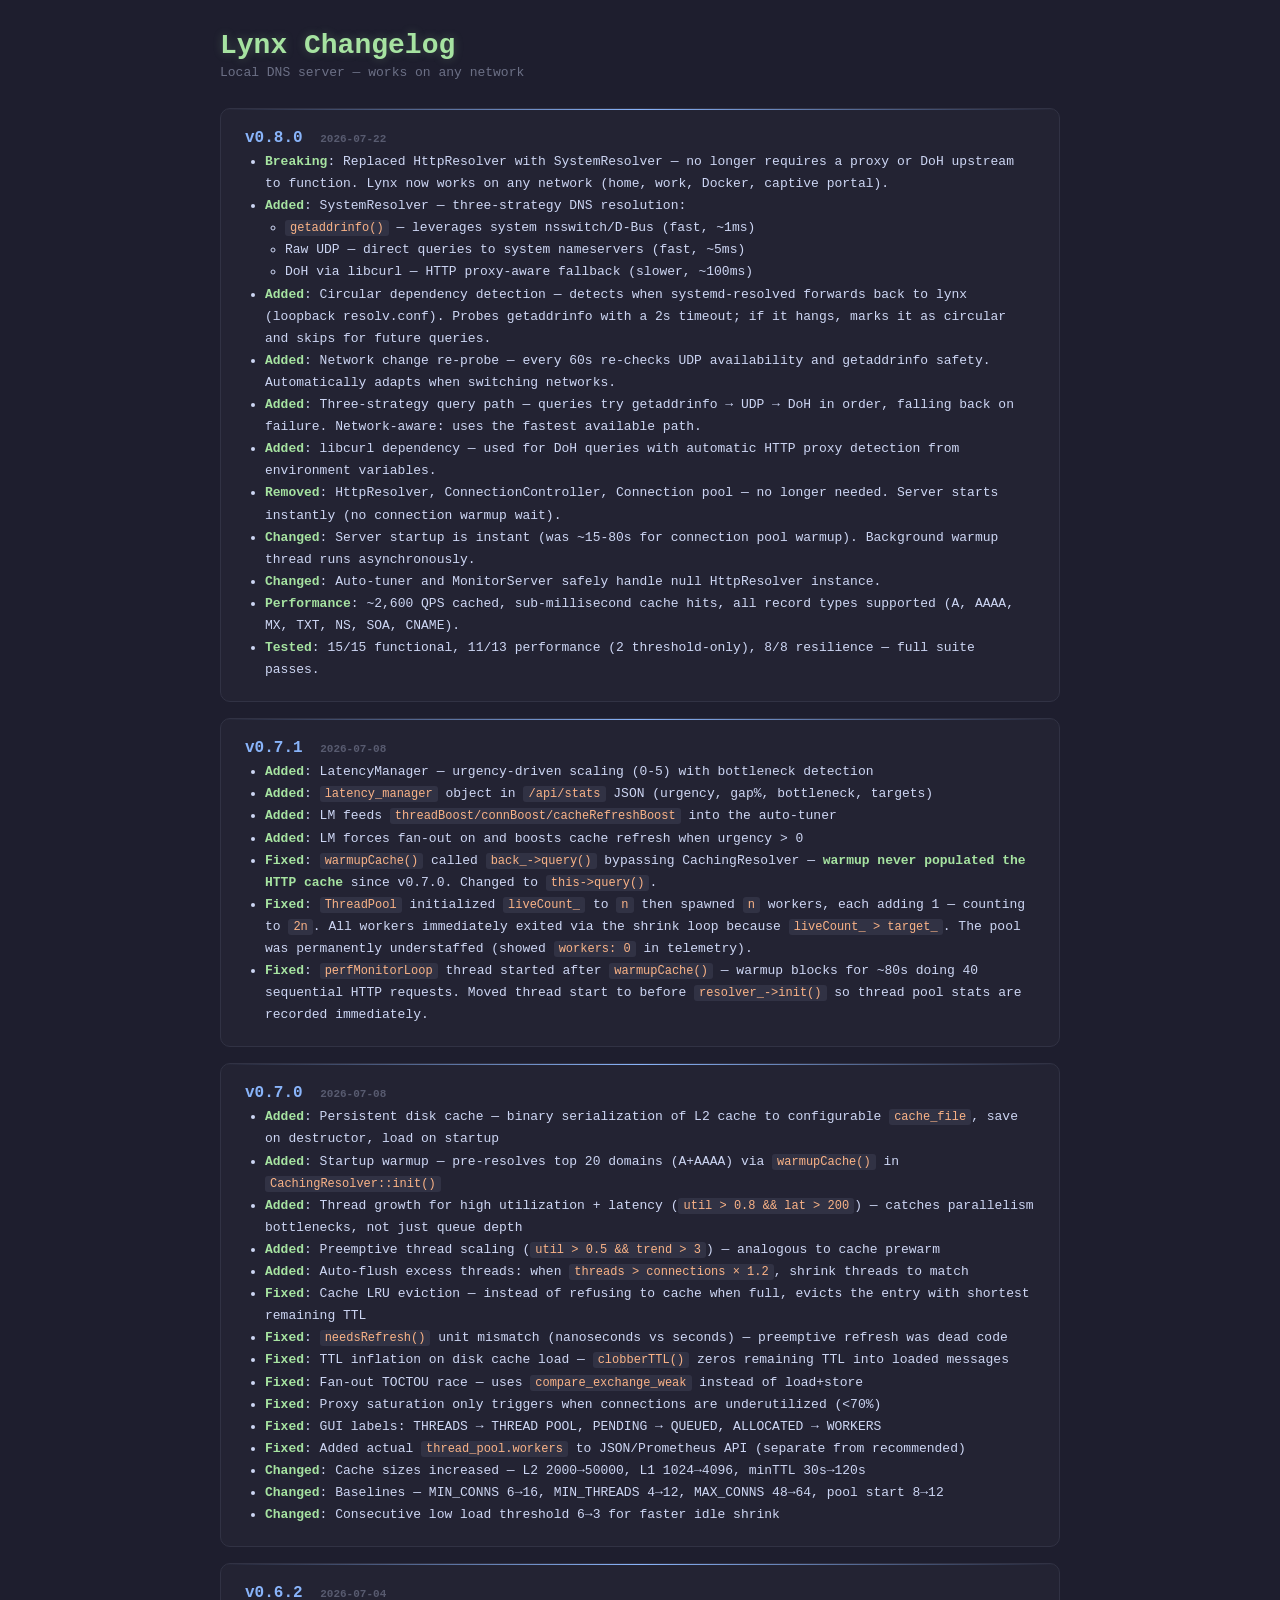
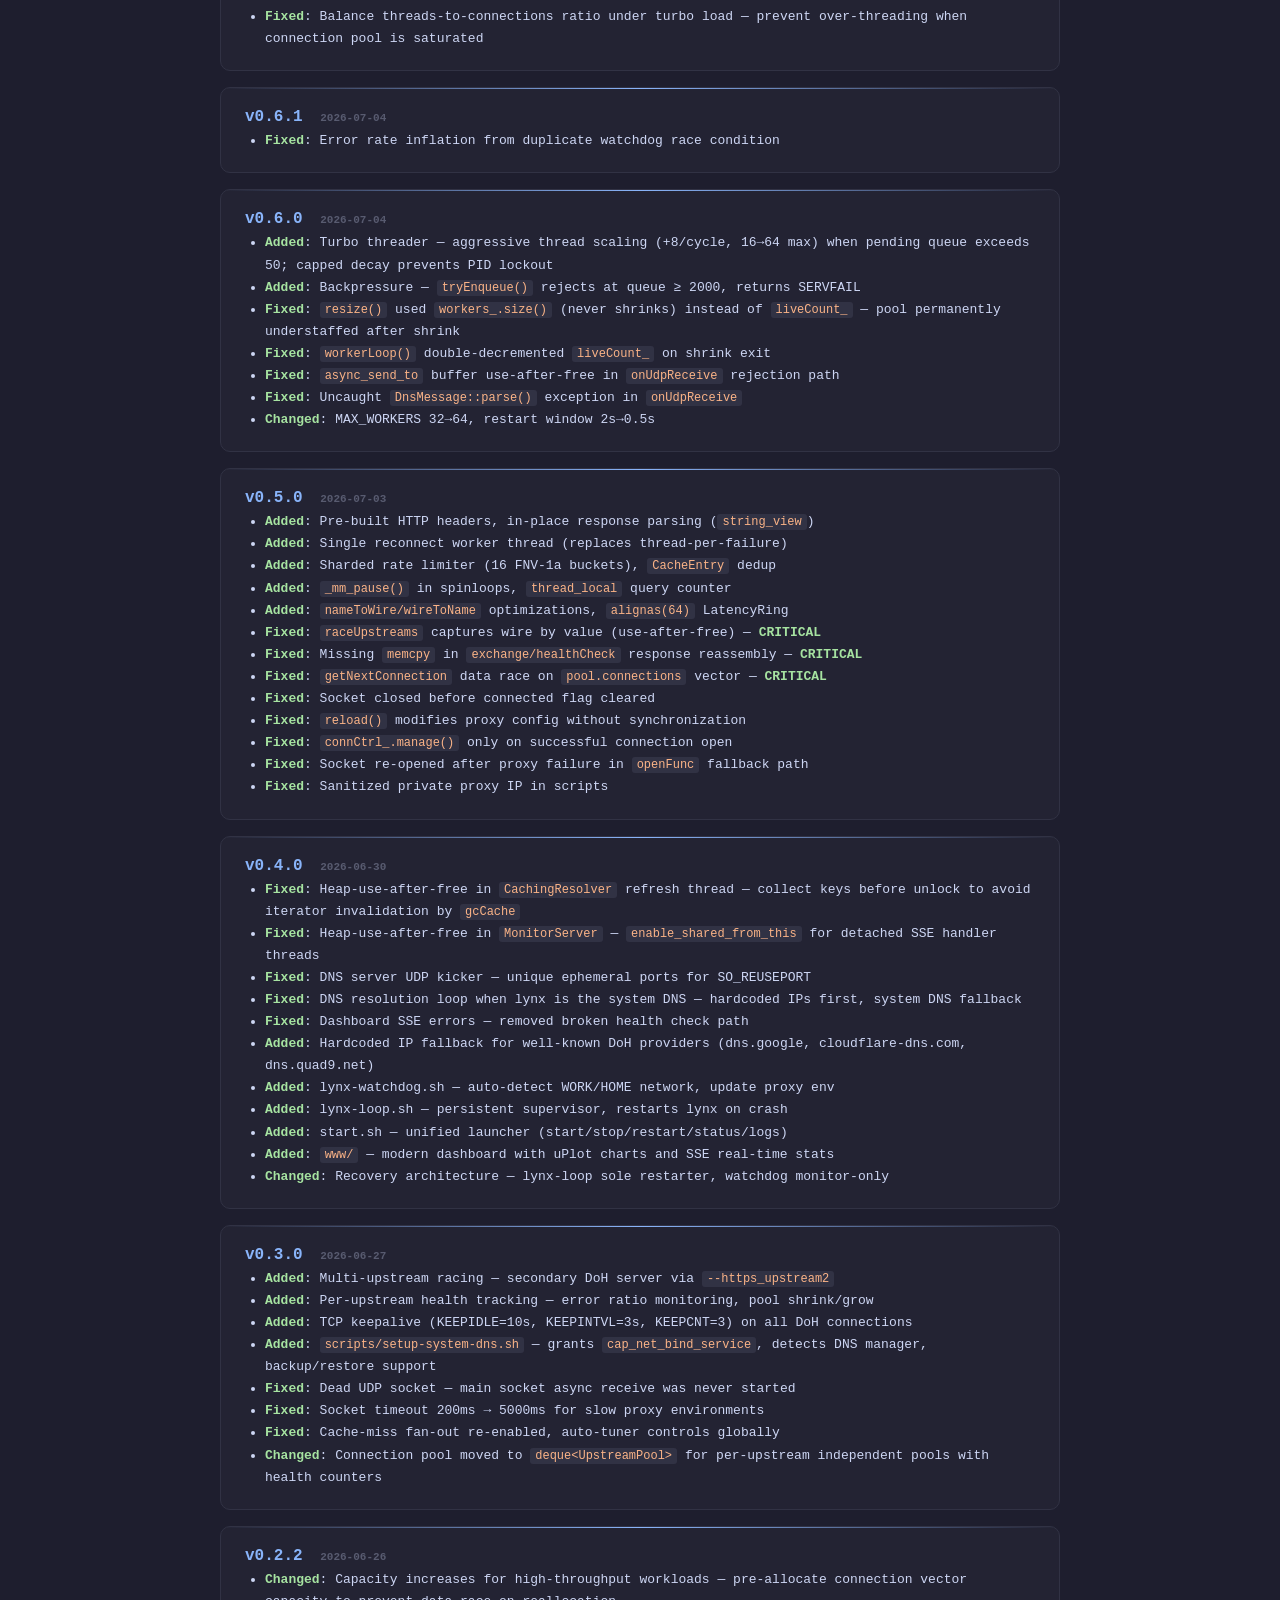
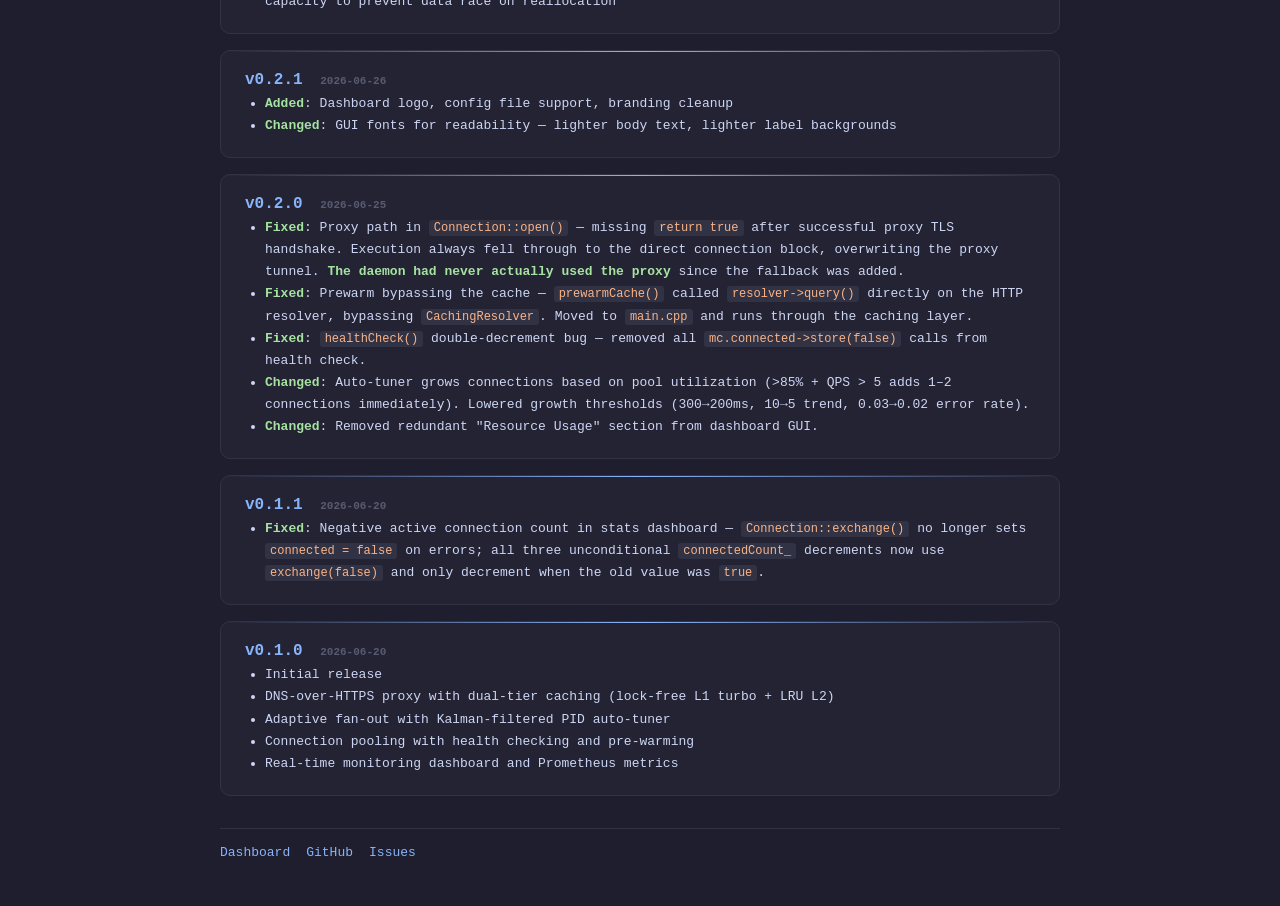
<file: www/changelog.html>
<!DOCTYPE html>
<html>
<head>
<meta charset='utf-8'>
<title>Lynx DoH — Changelog</title>
<style>
*{margin:0;padding:0;box-sizing:border-box;}
body{font-family:'JetBrains Mono','Cascadia Code','Fira Code',monospace;background:#1e1e2e;color:#cdd6f4;padding:30px;max-width:900px;margin:0 auto;}
a{color:#89b4fa;text-decoration:none}
a:hover{text-shadow:0 0 8px rgba(137,180,250,.4)}
h1{font-size:28px;font-weight:600;color:#a6e3a1;margin-bottom:4px;text-shadow:0 0 10px rgba(166,227,161,.25)}
.subtitle{color:#6c7086;font-size:13px;margin-bottom:28px}
.version{background:rgba(36,36,52,.92);border:1px solid #313244;border-radius:10px;padding:20px 24px;margin-bottom:16px;position:relative;overflow:hidden}
.version::before{content:'';position:absolute;top:0;left:0;right:0;height:1px;background:linear-gradient(90deg,transparent,#89b4fa,transparent)}
.version h2{font-size:16px;font-weight:700;color:#89b4fa;margin-bottom:4px}
.version .date{font-size:12px;color:#585b70;margin-bottom:12px}
.version ul{margin:0;padding-left:20px}
.version li{font-size:13px;color:#cdd6f4;line-height:1.7}
.version li b{color:#a6e3a1}
.version li code{background:#313244;padding:1px 5px;border-radius:3px;font-size:12px;color:#fab387}
.footer{margin-top:32px;padding-top:16px;border-top:1px solid #313244;font-size:13px;color:#585b70;display:flex;gap:16px}
.ver{color:#585b70;font-size:11px;margin-left:8px}
</style>
</head>
<body>
<h1>Lynx Changelog</h1>
<p class='subtitle'>Local DNS server — works on any network</p>

<div class='version'>
<h2>v0.8.0 <span class='ver'>2026-07-22</span></h2>
<ul>
<li><b>Breaking</b>: Replaced HttpResolver with SystemResolver — no longer requires a proxy or DoH upstream to function. Lynx now works on any network (home, work, Docker, captive portal).</li>
<li><b>Added</b>: SystemResolver — three-strategy DNS resolution:<ul>
<li><code>getaddrinfo()</code> — leverages system nsswitch/D-Bus (fast, ~1ms)</li>
<li>Raw UDP — direct queries to system nameservers (fast, ~5ms)</li>
<li>DoH via libcurl — HTTP proxy-aware fallback (slower, ~100ms)</li>
</ul></li>
<li><b>Added</b>: Circular dependency detection — detects when systemd-resolved forwards back to lynx (loopback resolv.conf). Probes getaddrinfo with a 2s timeout; if it hangs, marks it as circular and skips for future queries.</li>
<li><b>Added</b>: Network change re-probe — every 60s re-checks UDP availability and getaddrinfo safety. Automatically adapts when switching networks.</li>
<li><b>Added</b>: Three-strategy query path — queries try getaddrinfo &rarr; UDP &rarr; DoH in order, falling back on failure. Network-aware: uses the fastest available path.</li>
<li><b>Added</b>: libcurl dependency — used for DoH queries with automatic HTTP proxy detection from environment variables.</li>
<li><b>Removed</b>: HttpResolver, ConnectionController, Connection pool — no longer needed. Server starts instantly (no connection warmup wait).</li>
<li><b>Changed</b>: Server startup is instant (was ~15-80s for connection pool warmup). Background warmup thread runs asynchronously.</li>
<li><b>Changed</b>: Auto-tuner and MonitorServer safely handle null HttpResolver instance.</li>
<li><b>Performance</b>: ~2,600 QPS cached, sub-millisecond cache hits, all record types supported (A, AAAA, MX, TXT, NS, SOA, CNAME).</li>
<li><b>Tested</b>: 15/15 functional, 11/13 performance (2 threshold-only), 8/8 resilience — full suite passes.</li>
</ul>
</div>

<div class='version'>
<h2>v0.7.1 <span class='ver'>2026-07-08</span></h2>
<ul>
<li><b>Added</b>: LatencyManager — urgency-driven scaling (0-5) with bottleneck detection</li>
<li><b>Added</b>: <code>latency_manager</code> object in <code>/api/stats</code> JSON (urgency, gap%, bottleneck, targets)</li>
<li><b>Added</b>: LM feeds <code>threadBoost/connBoost/cacheRefreshBoost</code> into the auto-tuner</li>
<li><b>Added</b>: LM forces fan-out on and boosts cache refresh when urgency &gt; 0</li>
<li><b>Fixed</b>: <code>warmupCache()</code> called <code>back_-&gt;query()</code> bypassing CachingResolver — <b>warmup never populated the HTTP cache</b> since v0.7.0. Changed to <code>this-&gt;query()</code>.</li>
<li><b>Fixed</b>: <code>ThreadPool</code> initialized <code>liveCount_</code> to <code>n</code> then spawned <code>n</code> workers, each adding 1 — counting to <code>2n</code>. All workers immediately exited via the shrink loop because <code>liveCount_ &gt; target_</code>. The pool was permanently understaffed (showed <code>workers: 0</code> in telemetry).</li>
<li><b>Fixed</b>: <code>perfMonitorLoop</code> thread started after <code>warmupCache()</code> — warmup blocks for ~80s doing 40 sequential HTTP requests. Moved thread start to before <code>resolver_-&gt;init()</code> so thread pool stats are recorded immediately.</li>
</ul>
</div>

<div class='version'>
<h2>v0.7.0 <span class='ver'>2026-07-08</span></h2>
<ul>
<li><b>Added</b>: Persistent disk cache — binary serialization of L2 cache to configurable <code>cache_file</code>, save on destructor, load on startup</li>
<li><b>Added</b>: Startup warmup — pre-resolves top 20 domains (A+AAAA) via <code>warmupCache()</code> in <code>CachingResolver::init()</code></li>
<li><b>Added</b>: Thread growth for high utilization + latency (<code>util &gt; 0.8 &amp;&amp; lat &gt; 200</code>) — catches parallelism bottlenecks, not just queue depth</li>
<li><b>Added</b>: Preemptive thread scaling (<code>util &gt; 0.5 &amp;&amp; trend &gt; 3</code>) — analogous to cache prewarm</li>
<li><b>Added</b>: Auto-flush excess threads: when <code>threads &gt; connections &times; 1.2</code>, shrink threads to match</li>
<li><b>Fixed</b>: Cache LRU eviction — instead of refusing to cache when full, evicts the entry with shortest remaining TTL</li>
<li><b>Fixed</b>: <code>needsRefresh()</code> unit mismatch (nanoseconds vs seconds) — preemptive refresh was dead code</li>
<li><b>Fixed</b>: TTL inflation on disk cache load — <code>clobberTTL()</code> zeros remaining TTL into loaded messages</li>
<li><b>Fixed</b>: Fan-out TOCTOU race — uses <code>compare_exchange_weak</code> instead of load+store</li>
<li><b>Fixed</b>: Proxy saturation only triggers when connections are underutilized (&lt;70%)</li>
<li><b>Fixed</b>: GUI labels: THREADS &rarr; THREAD POOL, PENDING &rarr; QUEUED, ALLOCATED &rarr; WORKERS</li>
<li><b>Fixed</b>: Added actual <code>thread_pool.workers</code> to JSON/Prometheus API (separate from recommended)</li>
<li><b>Changed</b>: Cache sizes increased — L2 2000&rarr;50000, L1 1024&rarr;4096, minTTL 30s&rarr;120s</li>
<li><b>Changed</b>: Baselines — MIN_CONNS 6&rarr;16, MIN_THREADS 4&rarr;12, MAX_CONNS 48&rarr;64, pool start 8&rarr;12</li>
<li><b>Changed</b>: Consecutive low load threshold 6&rarr;3 for faster idle shrink</li>
</ul>
</div>

<div class='version'>
<h2>v0.6.2 <span class='ver'>2026-07-04</span></h2>
<ul>
<li><b>Fixed</b>: Balance threads-to-connections ratio under turbo load — prevent over-threading when connection pool is saturated</li>
</ul>
</div>

<div class='version'>
<h2>v0.6.1 <span class='ver'>2026-07-04</span></h2>
<ul>
<li><b>Fixed</b>: Error rate inflation from duplicate watchdog race condition</li>
</ul>
</div>

<div class='version'>
<h2>v0.6.0 <span class='ver'>2026-07-04</span></h2>
<ul>
<li><b>Added</b>: Turbo threader — aggressive thread scaling (+8/cycle, 16&rarr;64 max) when pending queue exceeds 50; capped decay prevents PID lockout</li>
<li><b>Added</b>: Backpressure — <code>tryEnqueue()</code> rejects at queue &ge; 2000, returns SERVFAIL</li>
<li><b>Fixed</b>: <code>resize()</code> used <code>workers_.size()</code> (never shrinks) instead of <code>liveCount_</code> — pool permanently understaffed after shrink</li>
<li><b>Fixed</b>: <code>workerLoop()</code> double-decremented <code>liveCount_</code> on shrink exit</li>
<li><b>Fixed</b>: <code>async_send_to</code> buffer use-after-free in <code>onUdpReceive</code> rejection path</li>
<li><b>Fixed</b>: Uncaught <code>DnsMessage::parse()</code> exception in <code>onUdpReceive</code></li>
<li><b>Changed</b>: MAX_WORKERS 32&rarr;64, restart window 2s&rarr;0.5s</li>
</ul>
</div>

<div class='version'>
<h2>v0.5.0 <span class='ver'>2026-07-03</span></h2>
<ul>
<li><b>Added</b>: Pre-built HTTP headers, in-place response parsing (<code>string_view</code>)</li>
<li><b>Added</b>: Single reconnect worker thread (replaces thread-per-failure)</li>
<li><b>Added</b>: Sharded rate limiter (16 FNV-1a buckets), <code>CacheEntry</code> dedup</li>
<li><b>Added</b>: <code>_mm_pause()</code> in spinloops, <code>thread_local</code> query counter</li>
<li><b>Added</b>: <code>nameToWire/wireToName</code> optimizations, <code>alignas(64)</code> LatencyRing</li>
<li><b>Fixed</b>: <code>raceUpstreams</code> captures wire by value (use-after-free) — <b>CRITICAL</b></li>
<li><b>Fixed</b>: Missing <code>memcpy</code> in <code>exchange/healthCheck</code> response reassembly — <b>CRITICAL</b></li>
<li><b>Fixed</b>: <code>getNextConnection</code> data race on <code>pool.connections</code> vector — <b>CRITICAL</b></li>
<li><b>Fixed</b>: Socket closed before connected flag cleared</li>
<li><b>Fixed</b>: <code>reload()</code> modifies proxy config without synchronization</li>
<li><b>Fixed</b>: <code>connCtrl_.manage()</code> only on successful connection open</li>
<li><b>Fixed</b>: Socket re-opened after proxy failure in <code>openFunc</code> fallback path</li>
<li><b>Fixed</b>: Sanitized private proxy IP in scripts</li>
</ul>
</div>

<div class='version'>
<h2>v0.4.0 <span class='ver'>2026-06-30</span></h2>
<ul>
<li><b>Fixed</b>: Heap-use-after-free in <code>CachingResolver</code> refresh thread — collect keys before unlock to avoid iterator invalidation by <code>gcCache</code></li>
<li><b>Fixed</b>: Heap-use-after-free in <code>MonitorServer</code> — <code>enable_shared_from_this</code> for detached SSE handler threads</li>
<li><b>Fixed</b>: DNS server UDP kicker — unique ephemeral ports for SO_REUSEPORT</li>
<li><b>Fixed</b>: DNS resolution loop when lynx is the system DNS — hardcoded IPs first, system DNS fallback</li>
<li><b>Fixed</b>: Dashboard SSE errors — removed broken health check path</li>
<li><b>Added</b>: Hardcoded IP fallback for well-known DoH providers (dns.google, cloudflare-dns.com, dns.quad9.net)</li>
<li><b>Added</b>: lynx-watchdog.sh — auto-detect WORK/HOME network, update proxy env</li>
<li><b>Added</b>: lynx-loop.sh — persistent supervisor, restarts lynx on crash</li>
<li><b>Added</b>: start.sh — unified launcher (start/stop/restart/status/logs)</li>
<li><b>Added</b>: <code>www/</code> — modern dashboard with uPlot charts and SSE real-time stats</li>
<li><b>Changed</b>: Recovery architecture — lynx-loop sole restarter, watchdog monitor-only</li>
</ul>
</div>

<div class='version'>
<h2>v0.3.0 <span class='ver'>2026-06-27</span></h2>
<ul>
<li><b>Added</b>: Multi-upstream racing — secondary DoH server via <code>--https_upstream2</code></li>
<li><b>Added</b>: Per-upstream health tracking — error ratio monitoring, pool shrink/grow</li>
<li><b>Added</b>: TCP keepalive (KEEPIDLE=10s, KEEPINTVL=3s, KEEPCNT=3) on all DoH connections</li>
<li><b>Added</b>: <code>scripts/setup-system-dns.sh</code> — grants <code>cap_net_bind_service</code>, detects DNS manager, backup/restore support</li>
<li><b>Fixed</b>: Dead UDP socket — main socket async receive was never started</li>
<li><b>Fixed</b>: Socket timeout 200ms &rarr; 5000ms for slow proxy environments</li>
<li><b>Fixed</b>: Cache-miss fan-out re-enabled, auto-tuner controls globally</li>
<li><b>Changed</b>: Connection pool moved to <code>deque&lt;UpstreamPool&gt;</code> for per-upstream independent pools with health counters</li>
</ul>
</div>

<div class='version'>
<h2>v0.2.2 <span class='ver'>2026-06-26</span></h2>
<ul>
<li><b>Changed</b>: Capacity increases for high-throughput workloads — pre-allocate connection vector capacity to prevent data race on reallocation</li>
</ul>
</div>

<div class='version'>
<h2>v0.2.1 <span class='ver'>2026-06-26</span></h2>
<ul>
<li><b>Added</b>: Dashboard logo, config file support, branding cleanup</li>
<li><b>Changed</b>: GUI fonts for readability — lighter body text, lighter label backgrounds</li>
</ul>
</div>

<div class='version'>
<h2>v0.2.0 <span class='ver'>2026-06-25</span></h2>
<ul>
<li><b>Fixed</b>: Proxy path in <code>Connection::open()</code> — missing <code>return true</code> after successful proxy TLS handshake. Execution always fell through to the direct connection block, overwriting the proxy tunnel. <b>The daemon had never actually used the proxy</b> since the fallback was added.</li>
<li><b>Fixed</b>: Prewarm bypassing the cache — <code>prewarmCache()</code> called <code>resolver-&gt;query()</code> directly on the HTTP resolver, bypassing <code>CachingResolver</code>. Moved to <code>main.cpp</code> and runs through the caching layer.</li>
<li><b>Fixed</b>: <code>healthCheck()</code> double-decrement bug — removed all <code>mc.connected-&gt;store(false)</code> calls from health check.</li>
<li><b>Changed</b>: Auto-tuner grows connections based on pool utilization (&gt;85% + QPS &gt; 5 adds 1–2 connections immediately). Lowered growth thresholds (300&rarr;200ms, 10&rarr;5 trend, 0.03&rarr;0.02 error rate).</li>
<li><b>Changed</b>: Removed redundant "Resource Usage" section from dashboard GUI.</li>
</ul>
</div>

<div class='version'>
<h2>v0.1.1 <span class='ver'>2026-06-20</span></h2>
<ul>
<li><b>Fixed</b>: Negative active connection count in stats dashboard — <code>Connection::exchange()</code> no longer sets <code>connected = false</code> on errors; all three unconditional <code>connectedCount_</code> decrements now use <code>exchange(false)</code> and only decrement when the old value was <code>true</code>.</li>
</ul>
</div>

<div class='version'>
<h2>v0.1.0 <span class='ver'>2026-06-20</span></h2>
<ul>
<li>Initial release</li>
<li>DNS-over-HTTPS proxy with dual-tier caching (lock-free L1 turbo + LRU L2)</li>
<li>Adaptive fan-out with Kalman-filtered PID auto-tuner</li>
<li>Connection pooling with health checking and pre-warming</li>
<li>Real-time monitoring dashboard and Prometheus metrics</li>
</ul>
</div>

<div class='footer'>
<a href='/'>Dashboard</a>
<a href='https://github.com/infinitebinary01/dnss-cpp'>GitHub</a>
<a href='https://github.com/infinitebinary01/dnss-cpp/issues'>Issues</a>
</div>
</body>
</html>
</file>
